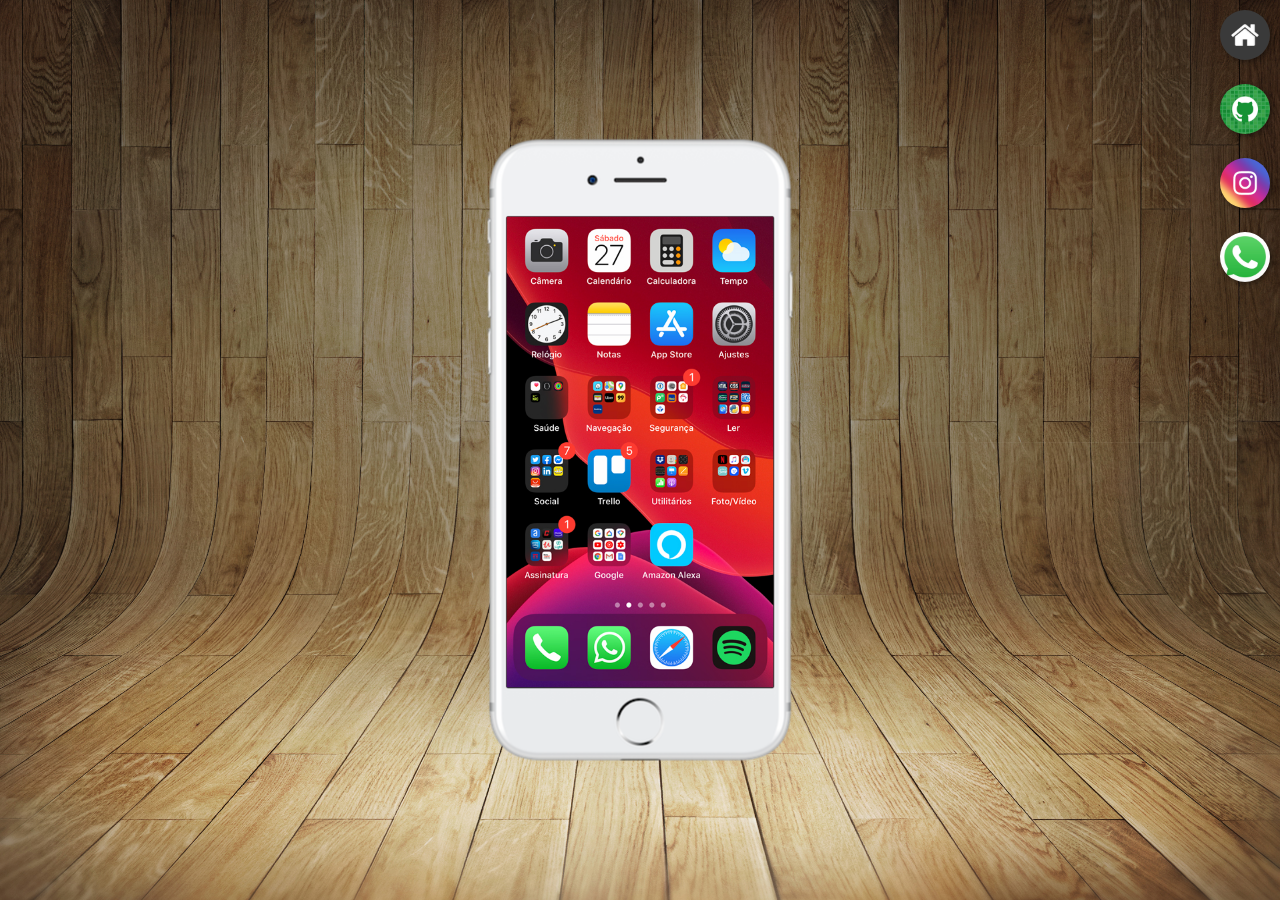
<file: index.html>
<!DOCTYPE html>
<html lang="pt-br">
<head>
    <meta charset="UTF-8">
    <meta http-equiv="X-UA-Compatible" content="IE=edge">
    <meta name="viewport" content="width=device-width, initial-scale=1.0">
    <link rel="shortcut icon" href="favicon.ico" type="image/x-icon">
    <link rel="stylesheet" href="estilos/style.css">
    <title>Projeto Rede Sociais</title>
</head>
<body>
    <main>
        <section id="telefone">
            <iframe src="home.html" name="tela" id="tela" frameborder="0">
                seu navegador não é compatível com isso.
            </iframe>

        </section>

        <section id="redes-sociais">
            <a href="home.html" target="tela"><img src="imagens/logo-home.jpg" alt=""></a><br>

            <a href="github.html" target="tela"><img src="imagens/logo-github.jpg" alt=""></a><br>

            <a href="instagram.html" target="tela"><img src="imagens/logo-instagram.jpg" alt=""></a><br>

            <a href="whatsapp.html" target="tela"><img src="imagens/whatsapp-logo.jpg" alt=""></a>         
            

        </section>
    </main>
    
</body>
</html>
</file>
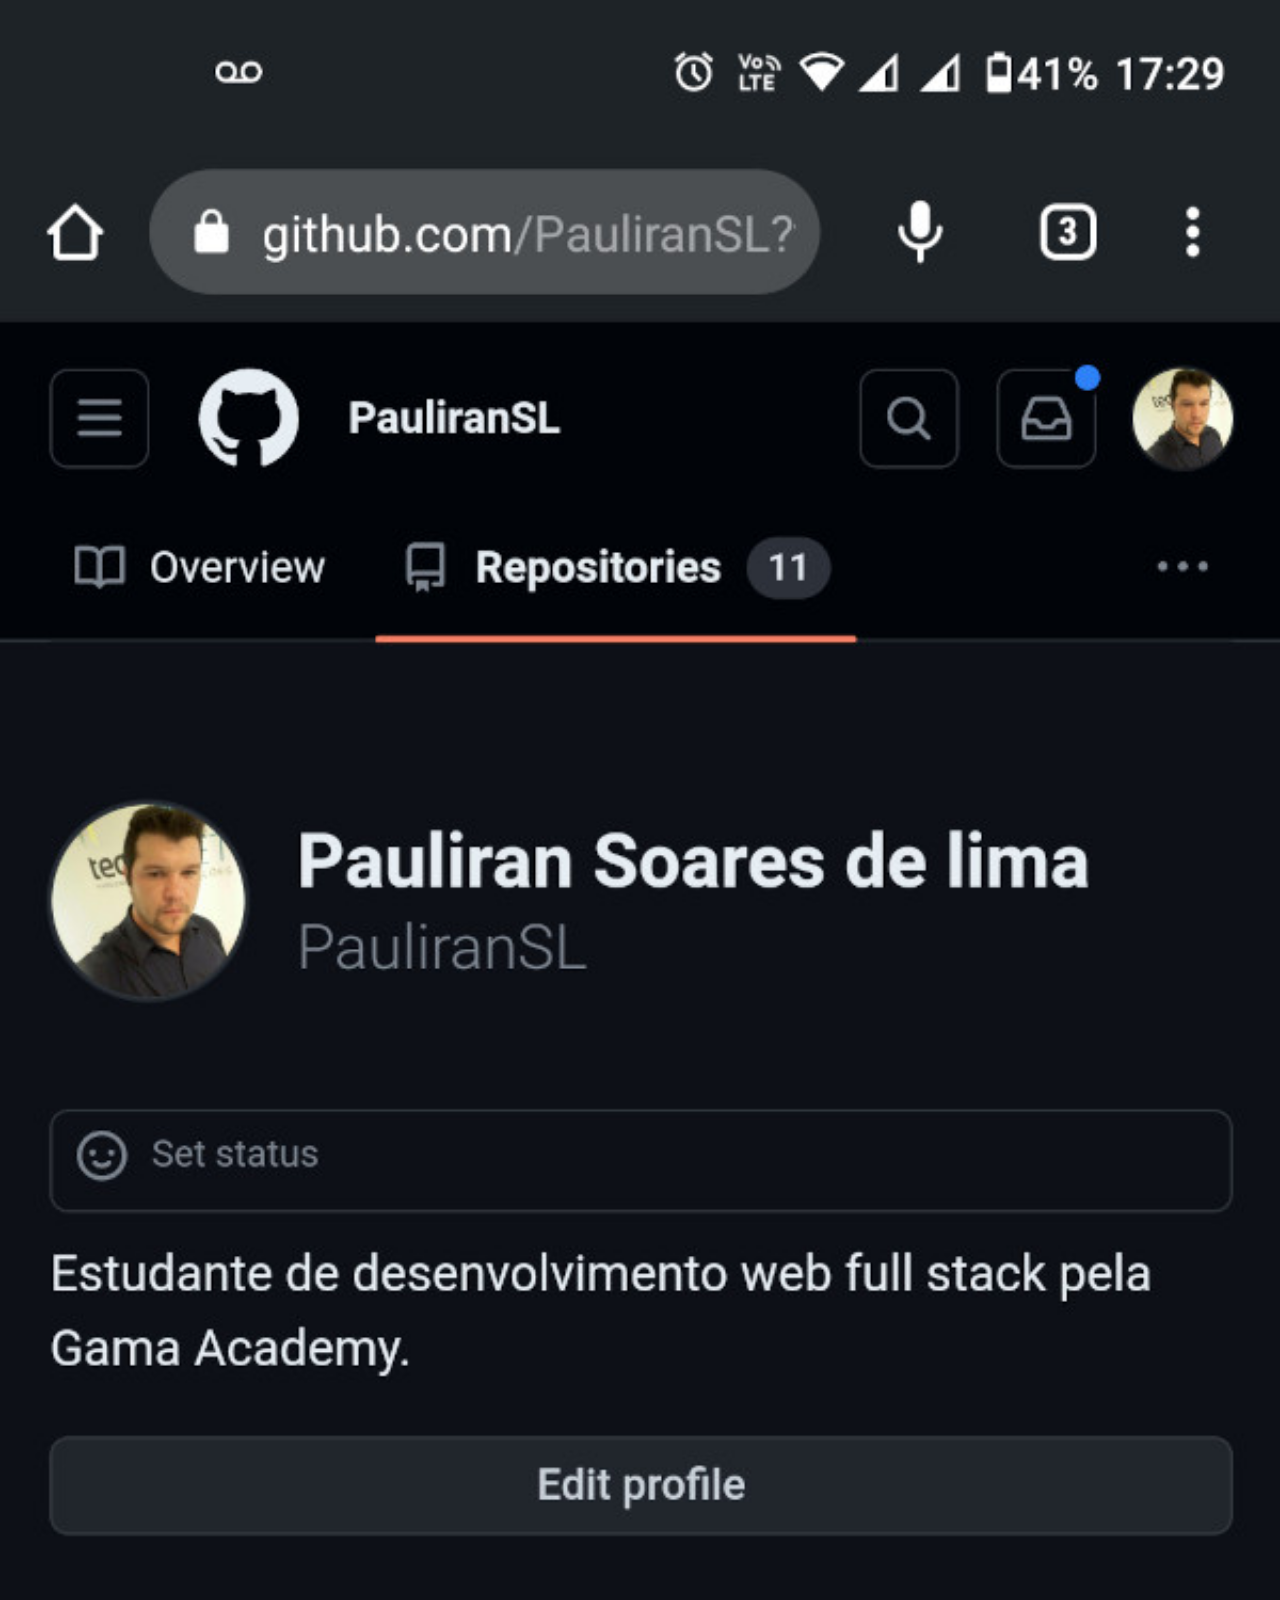
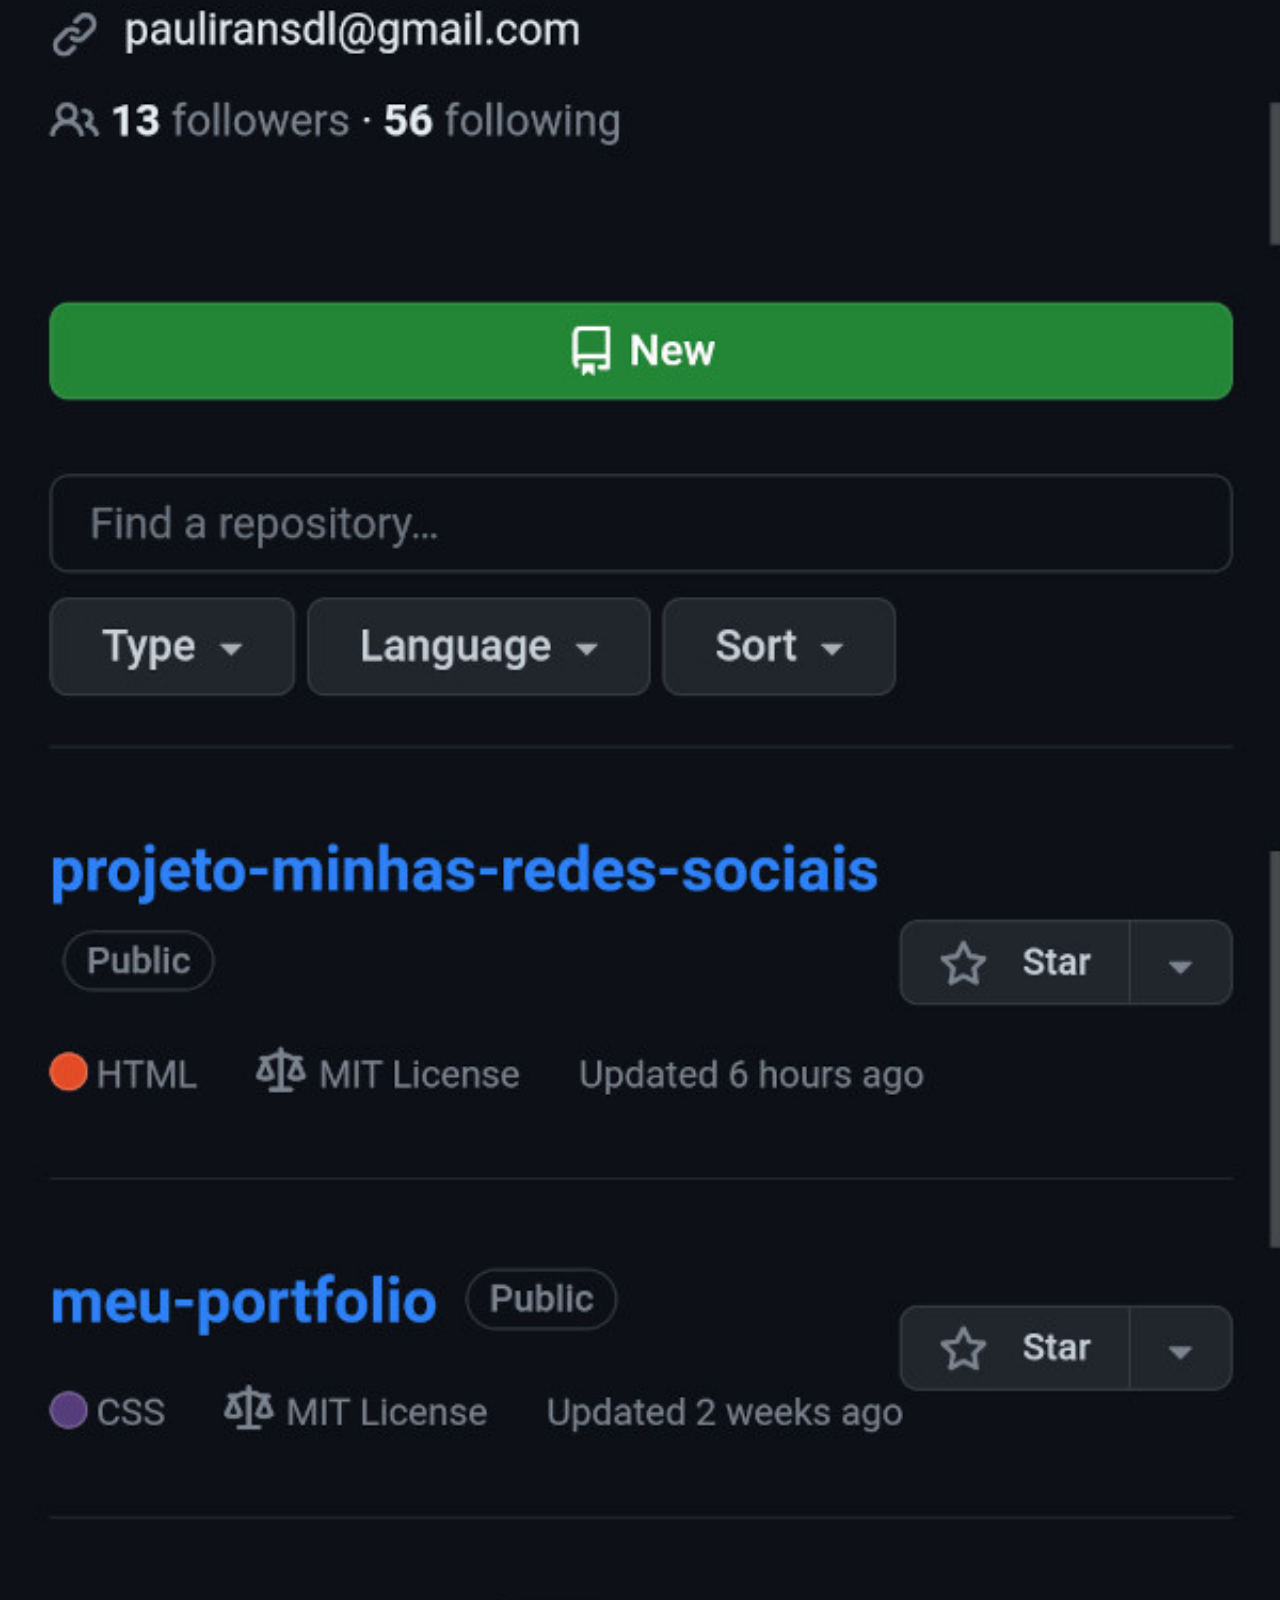
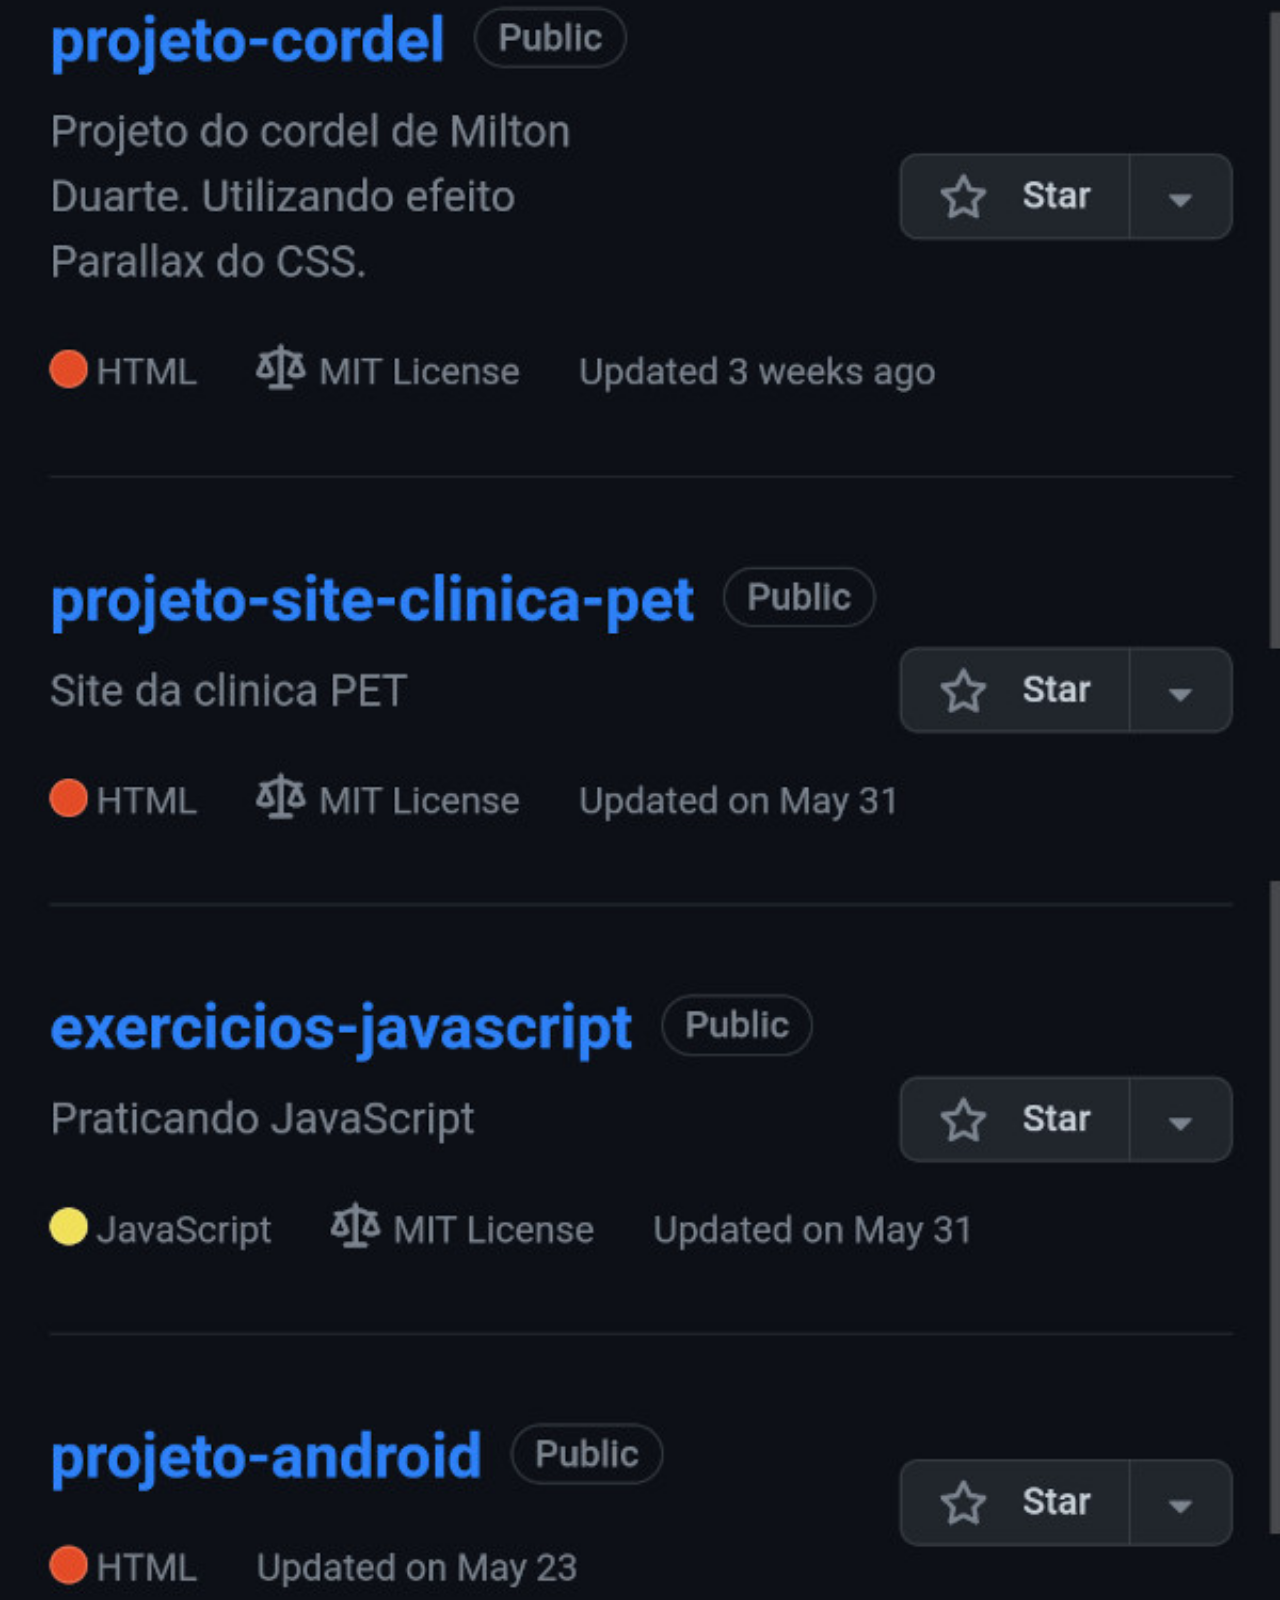
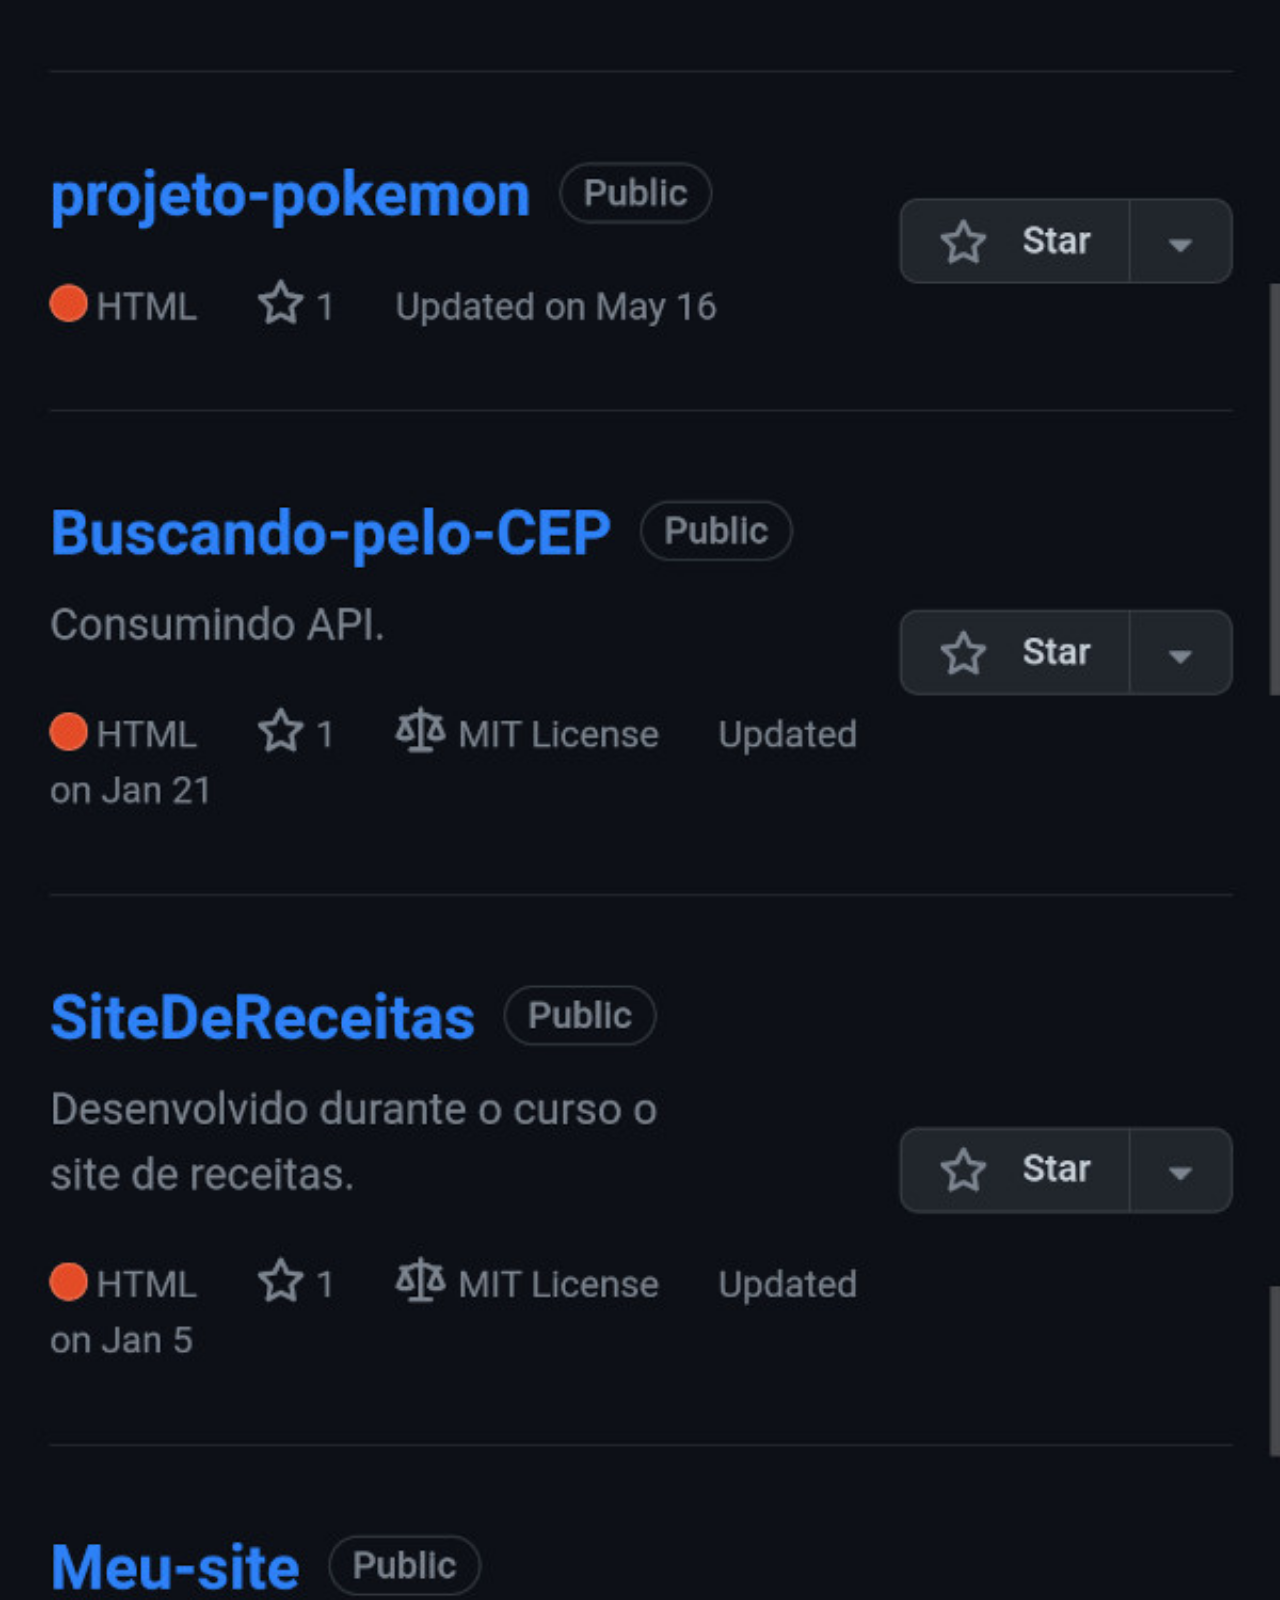
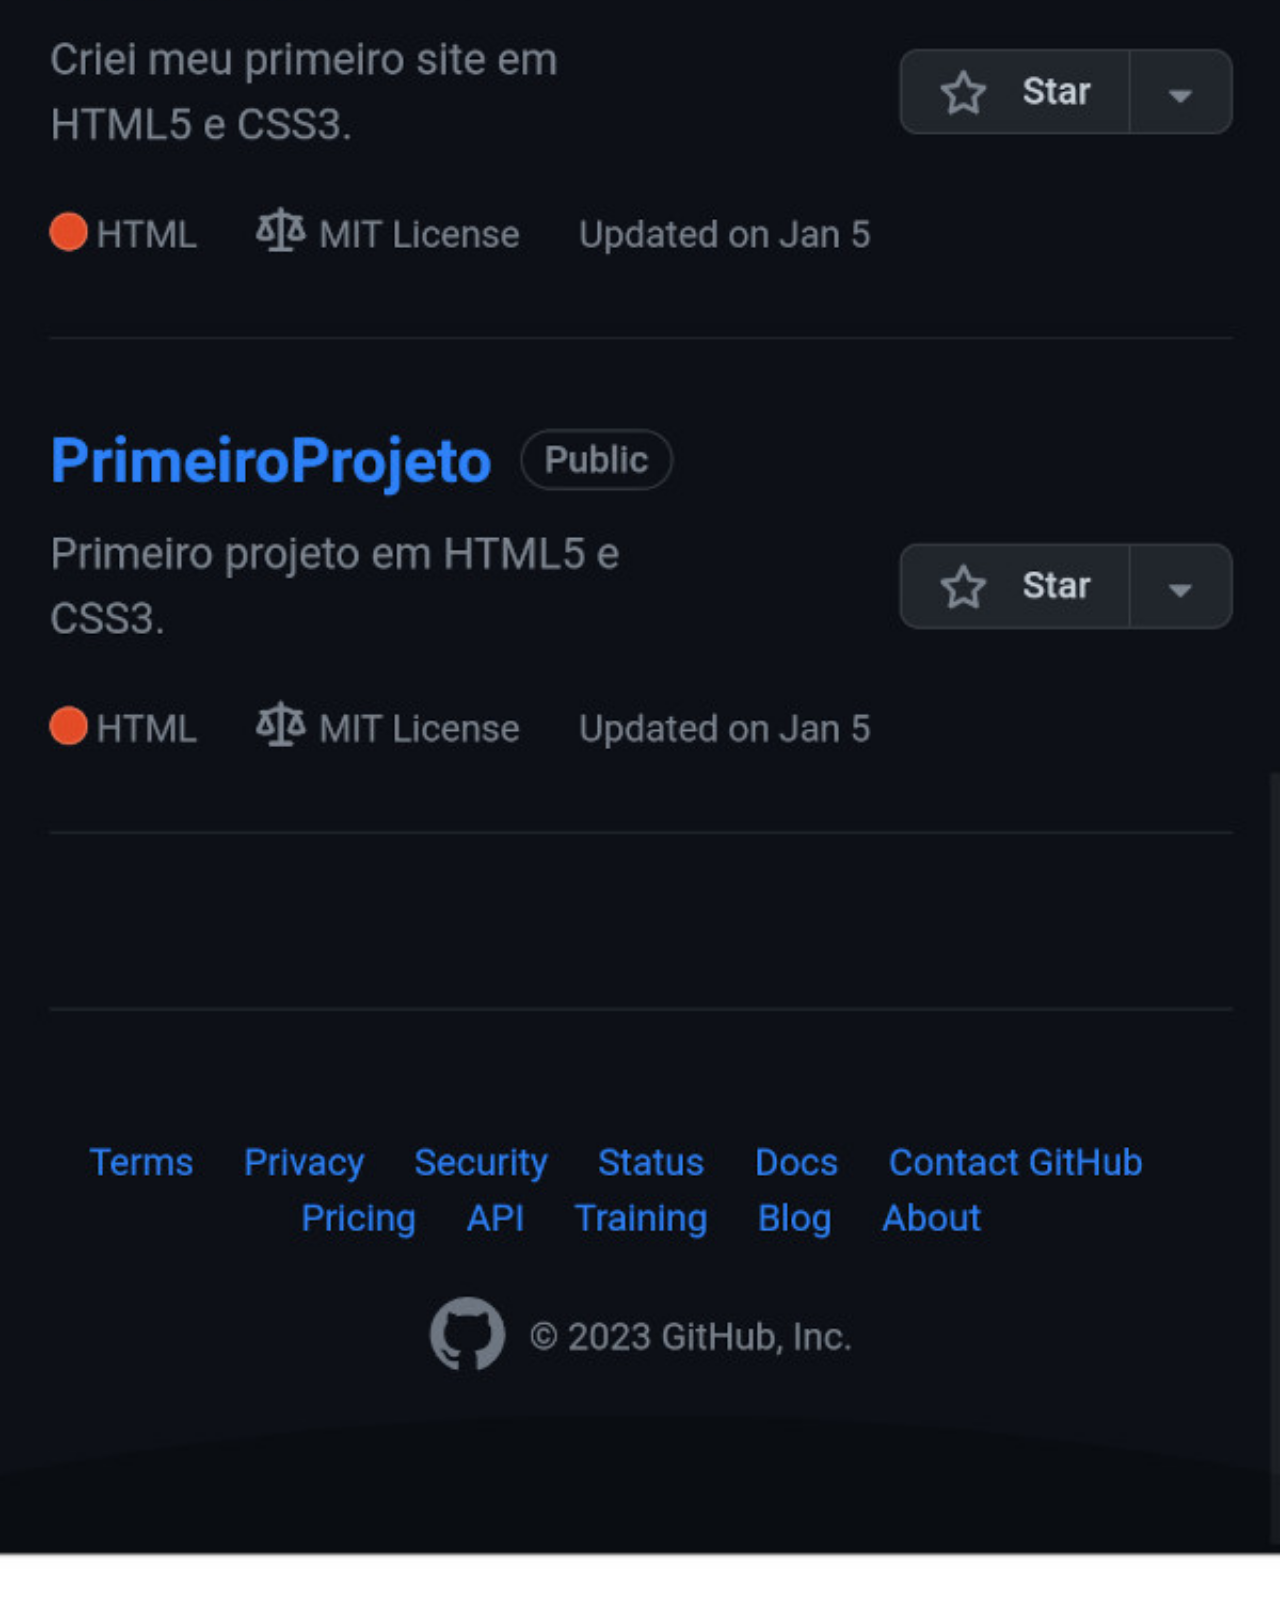
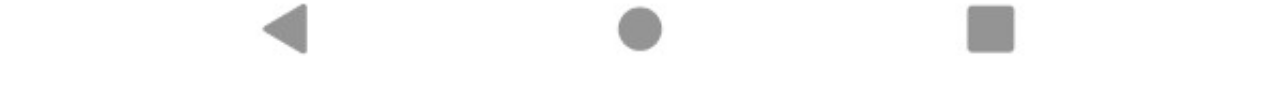
<file: github.html>
<!DOCTYPE html>
<html lang="pt-br">
<head>
    <meta charset="UTF-8">
    <meta http-equiv="X-UA-Compatible" content="IE=edge">
    <meta name="viewport" content="width=device-width, initial-scale=1.0">
    <title>GitHub</title>
    <link rel="stylesheet" href="estilos/social.css">
</head>
<body>
    <img src="imagens/tela-github.jpg" alt="">
    
</body>
</html>
</file>
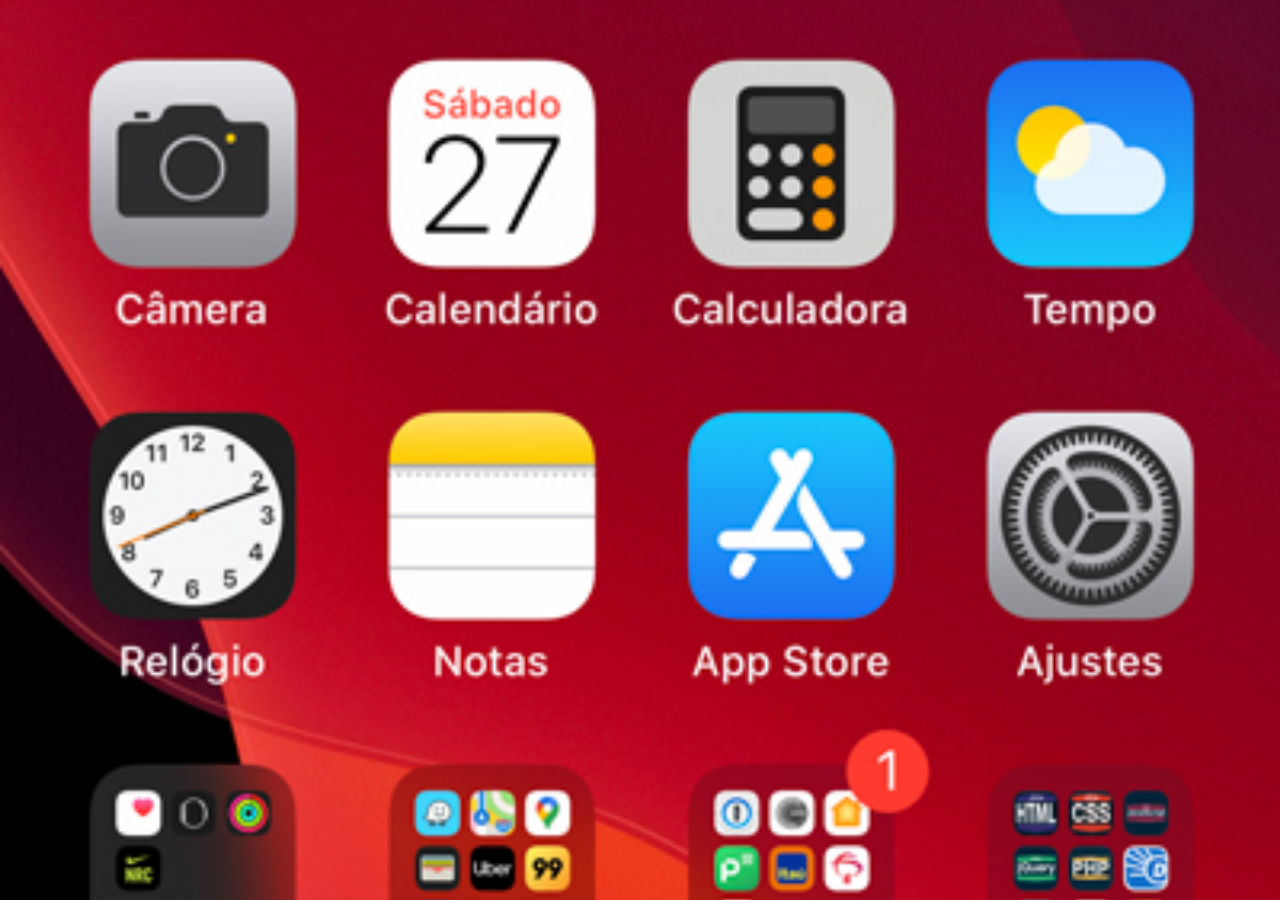
<file: home.html>
<!DOCTYPE html>
<html lang="pt-br">
<head>
    <meta charset="UTF-8">
    <meta http-equiv="X-UA-Compatible" content="IE=edge">
    <meta name="viewport" content="width=device-width, initial-scale=1.0">
    <title>Home</title>
</head>
<style>
    *{
        margin: 0px;
        padding: 0px;
    }

    body {
        width: 100vw;
        height: 100vh;
        background: black url('imagens/tela-home.jpg')  no-repeat top center;
        background-size: cover;
    }
</style>
<body>
    
</body>
</html>
</file>
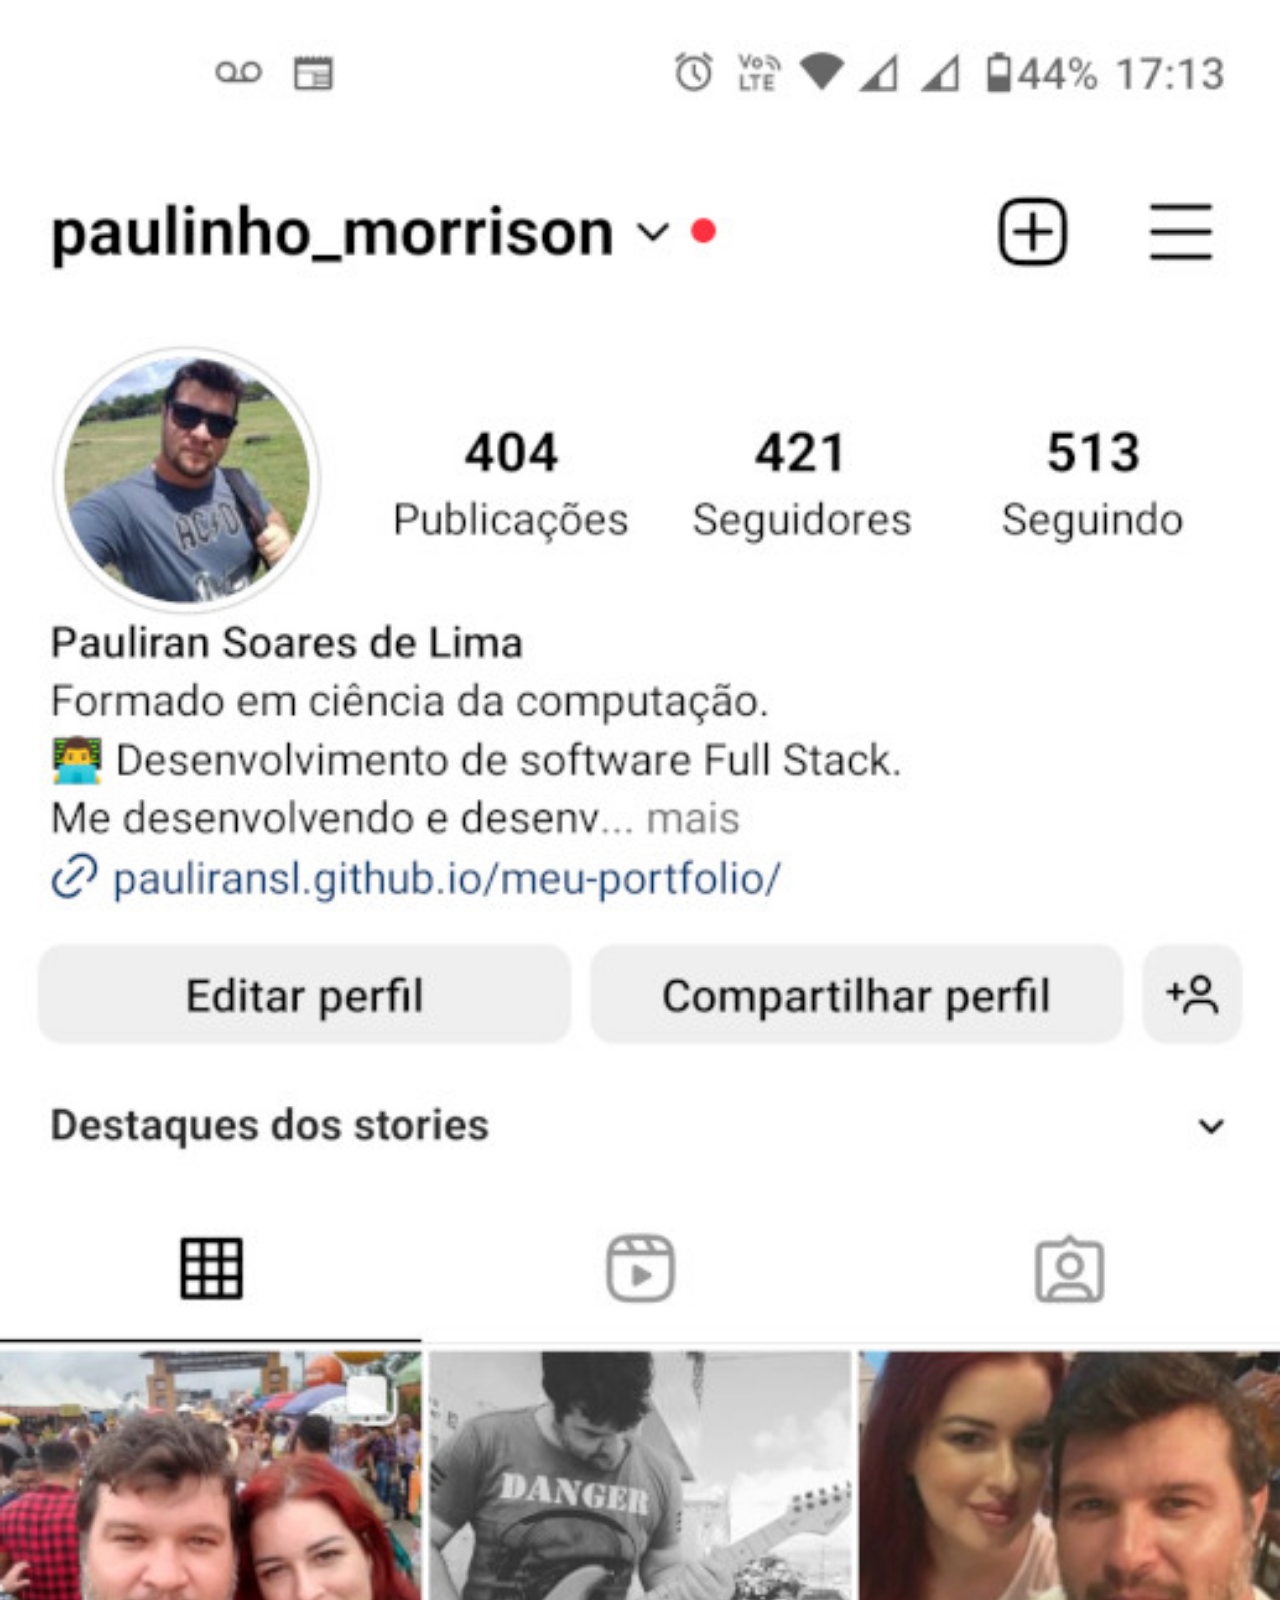
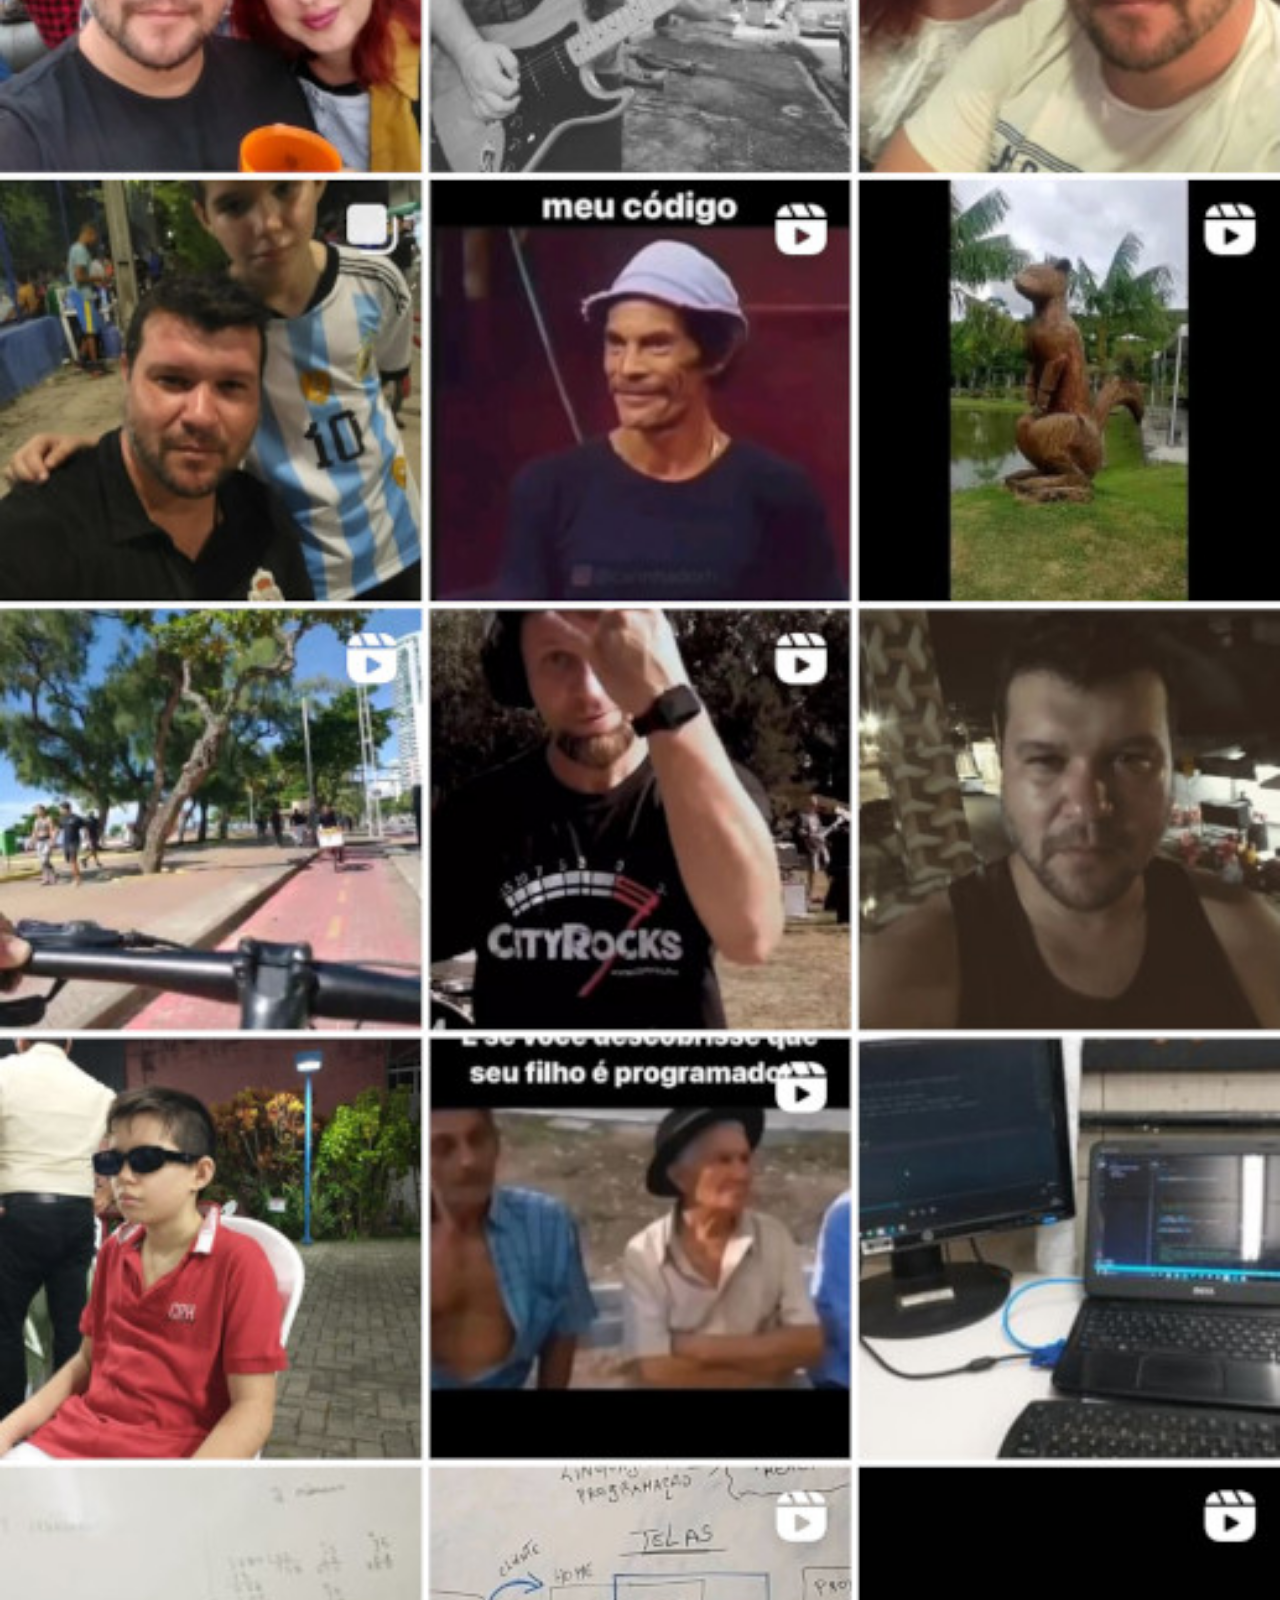
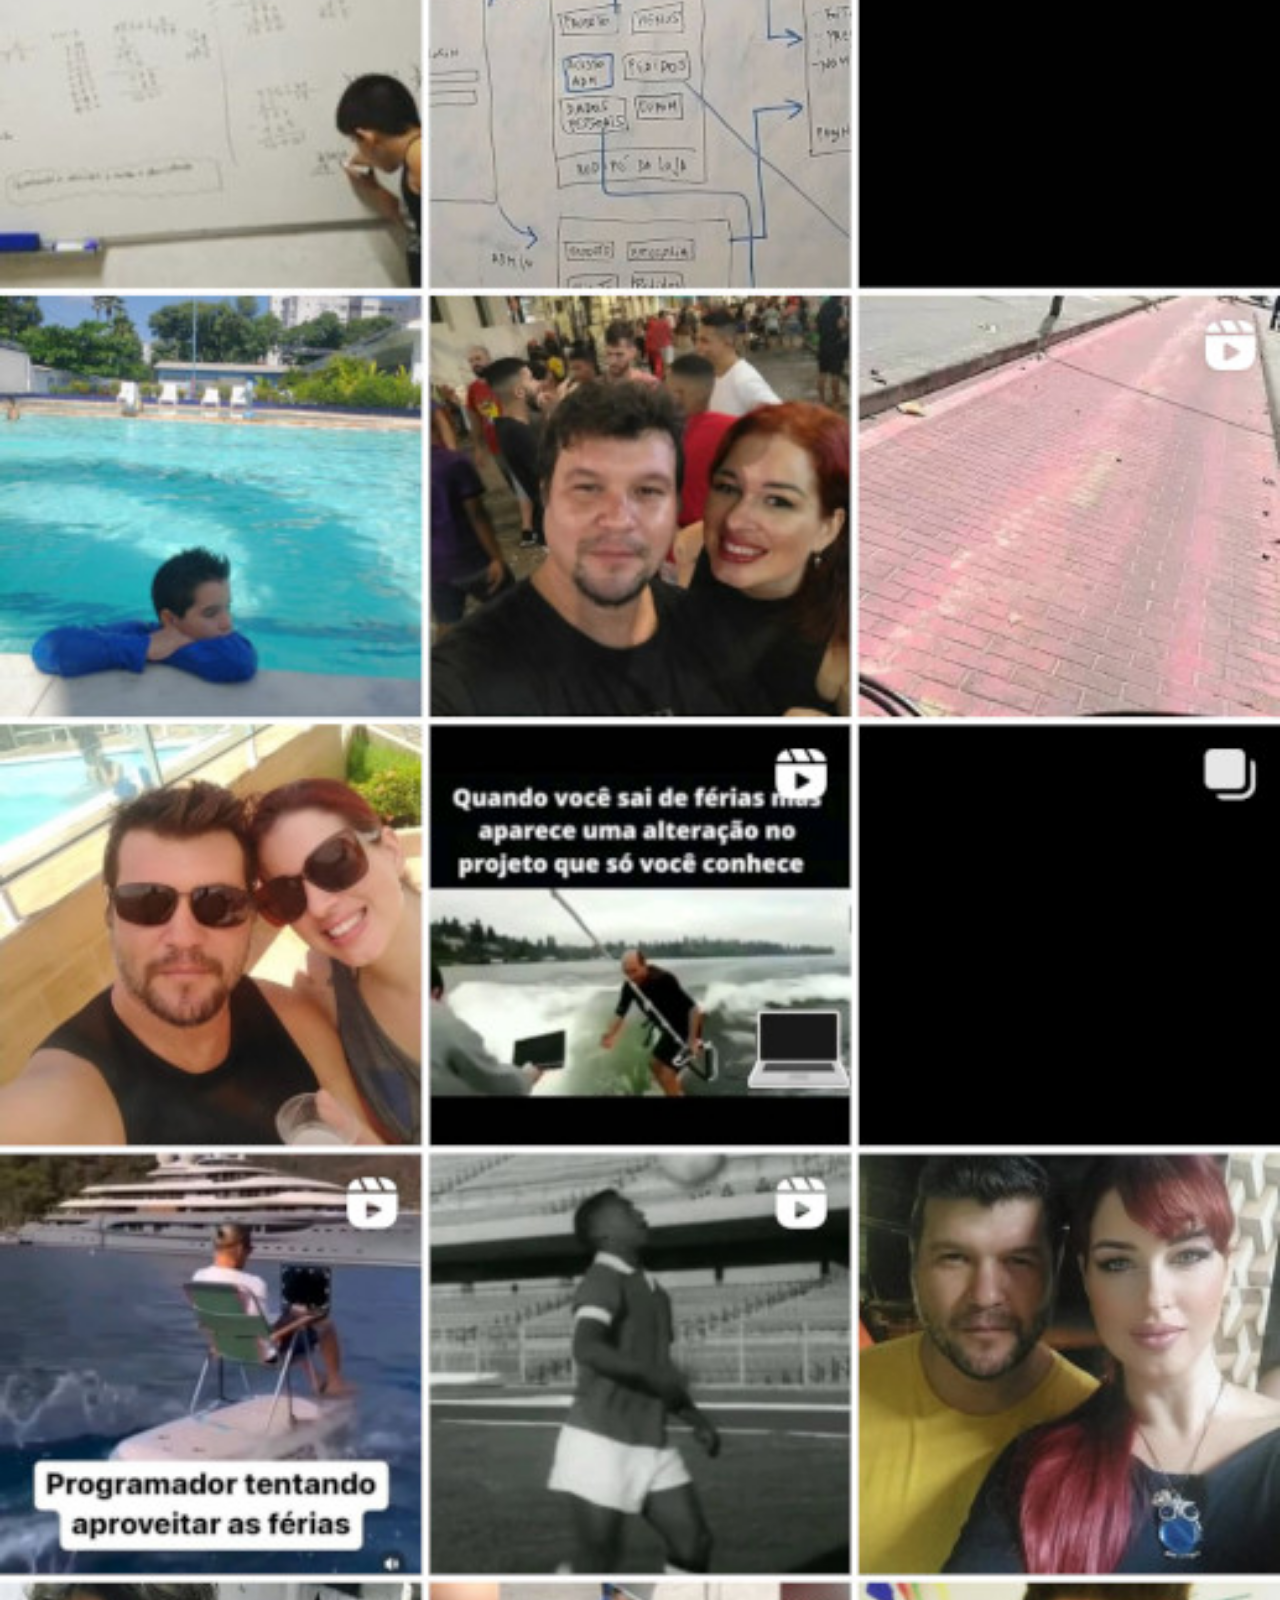
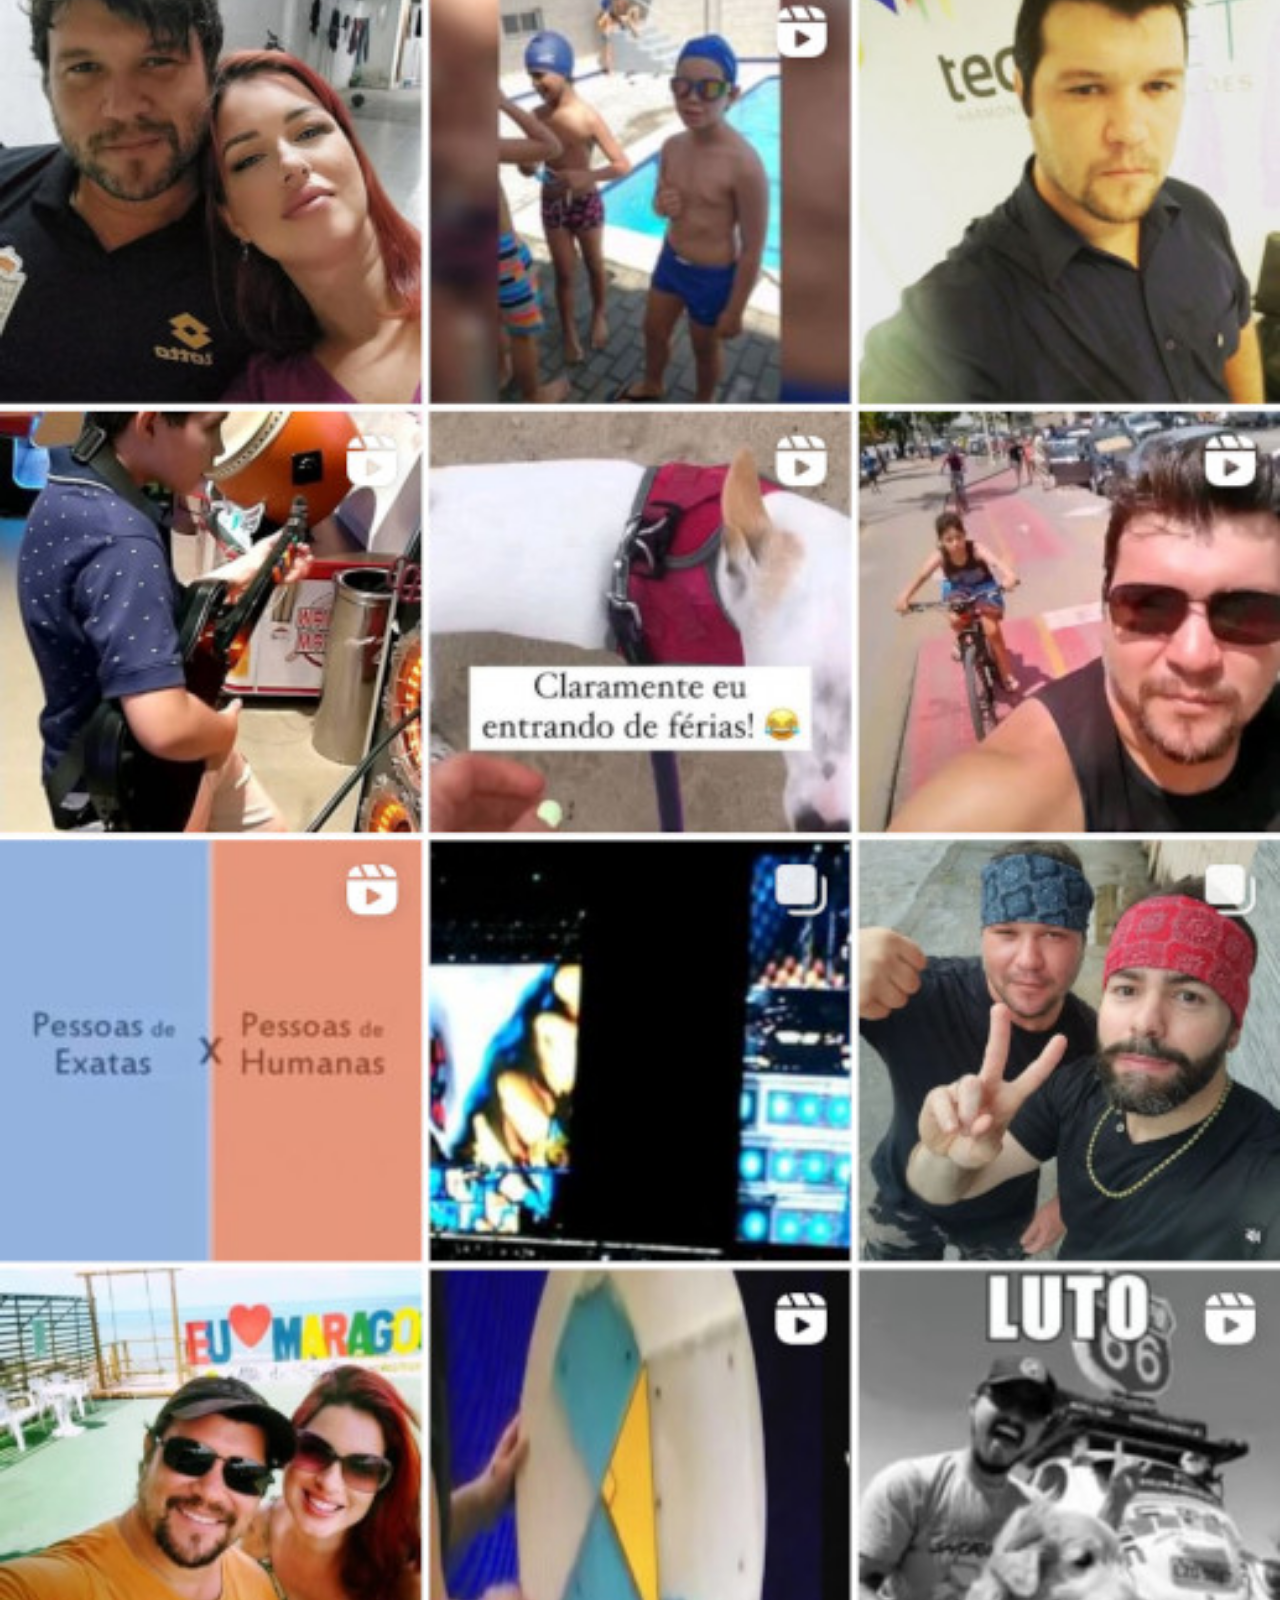
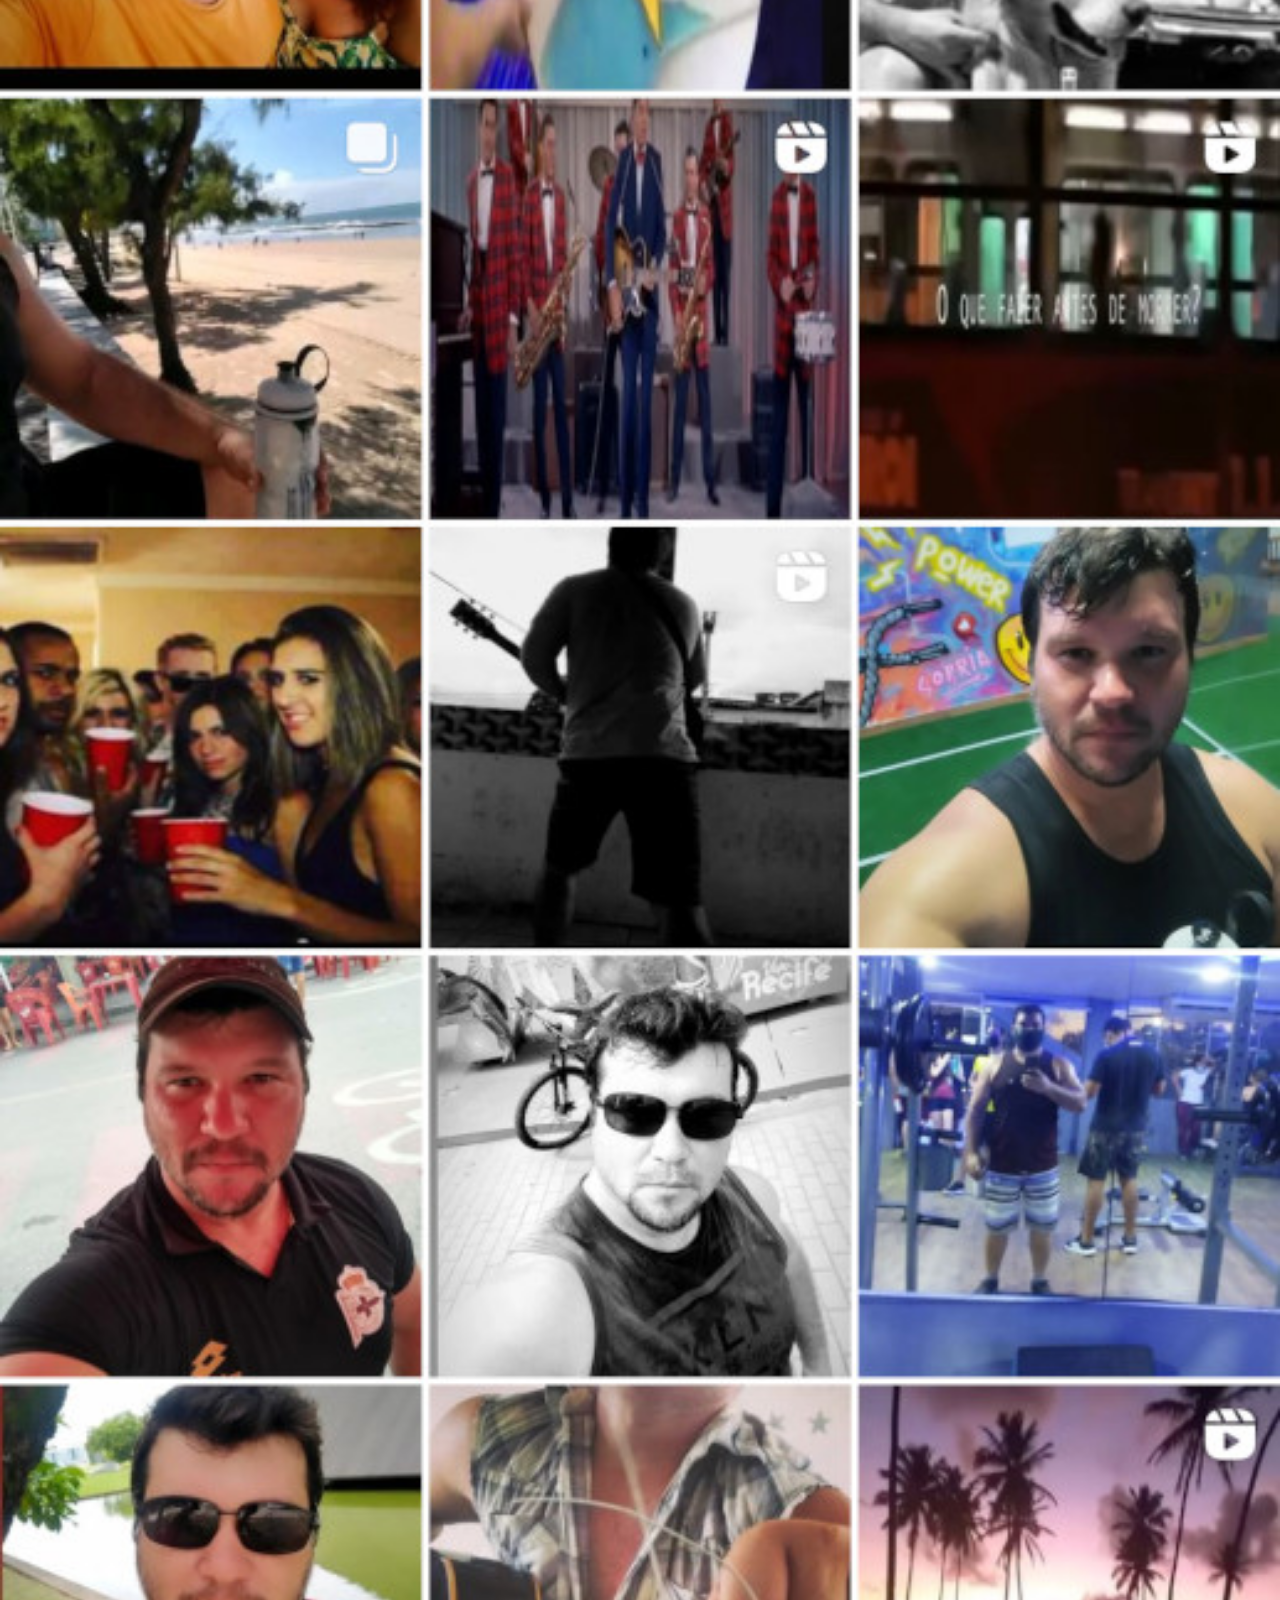
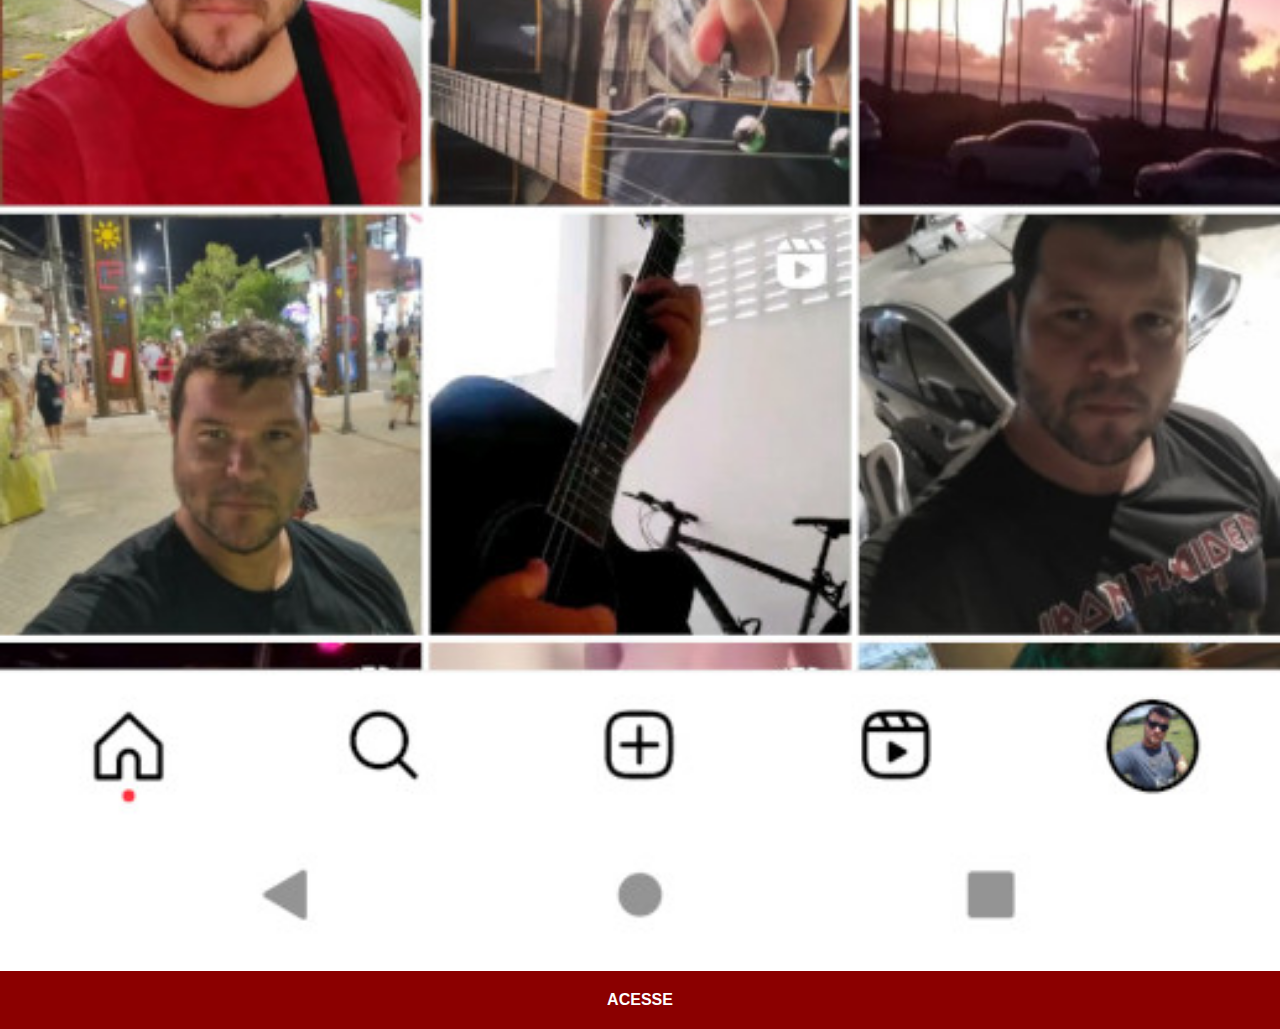
<file: instagram.html>
<!DOCTYPE html>
<html lang="pt-br">
<head>
    <meta charset="UTF-8">
    <meta http-equiv="X-UA-Compatible" content="IE=edge">
    <meta name="viewport" content="width=device-width, initial-scale=1.0">
    <title>Instagram</title>
    <link rel="stylesheet" href="estilos/social.css">
</head>
<body>
    <img src="imagens/tela-instagram.jpg" alt="Instagram">
    <a href="https://www.instagram.com/paulinho_morrison/" target="_blank">ACESSE</a>
    
</body>
</html>
</file>
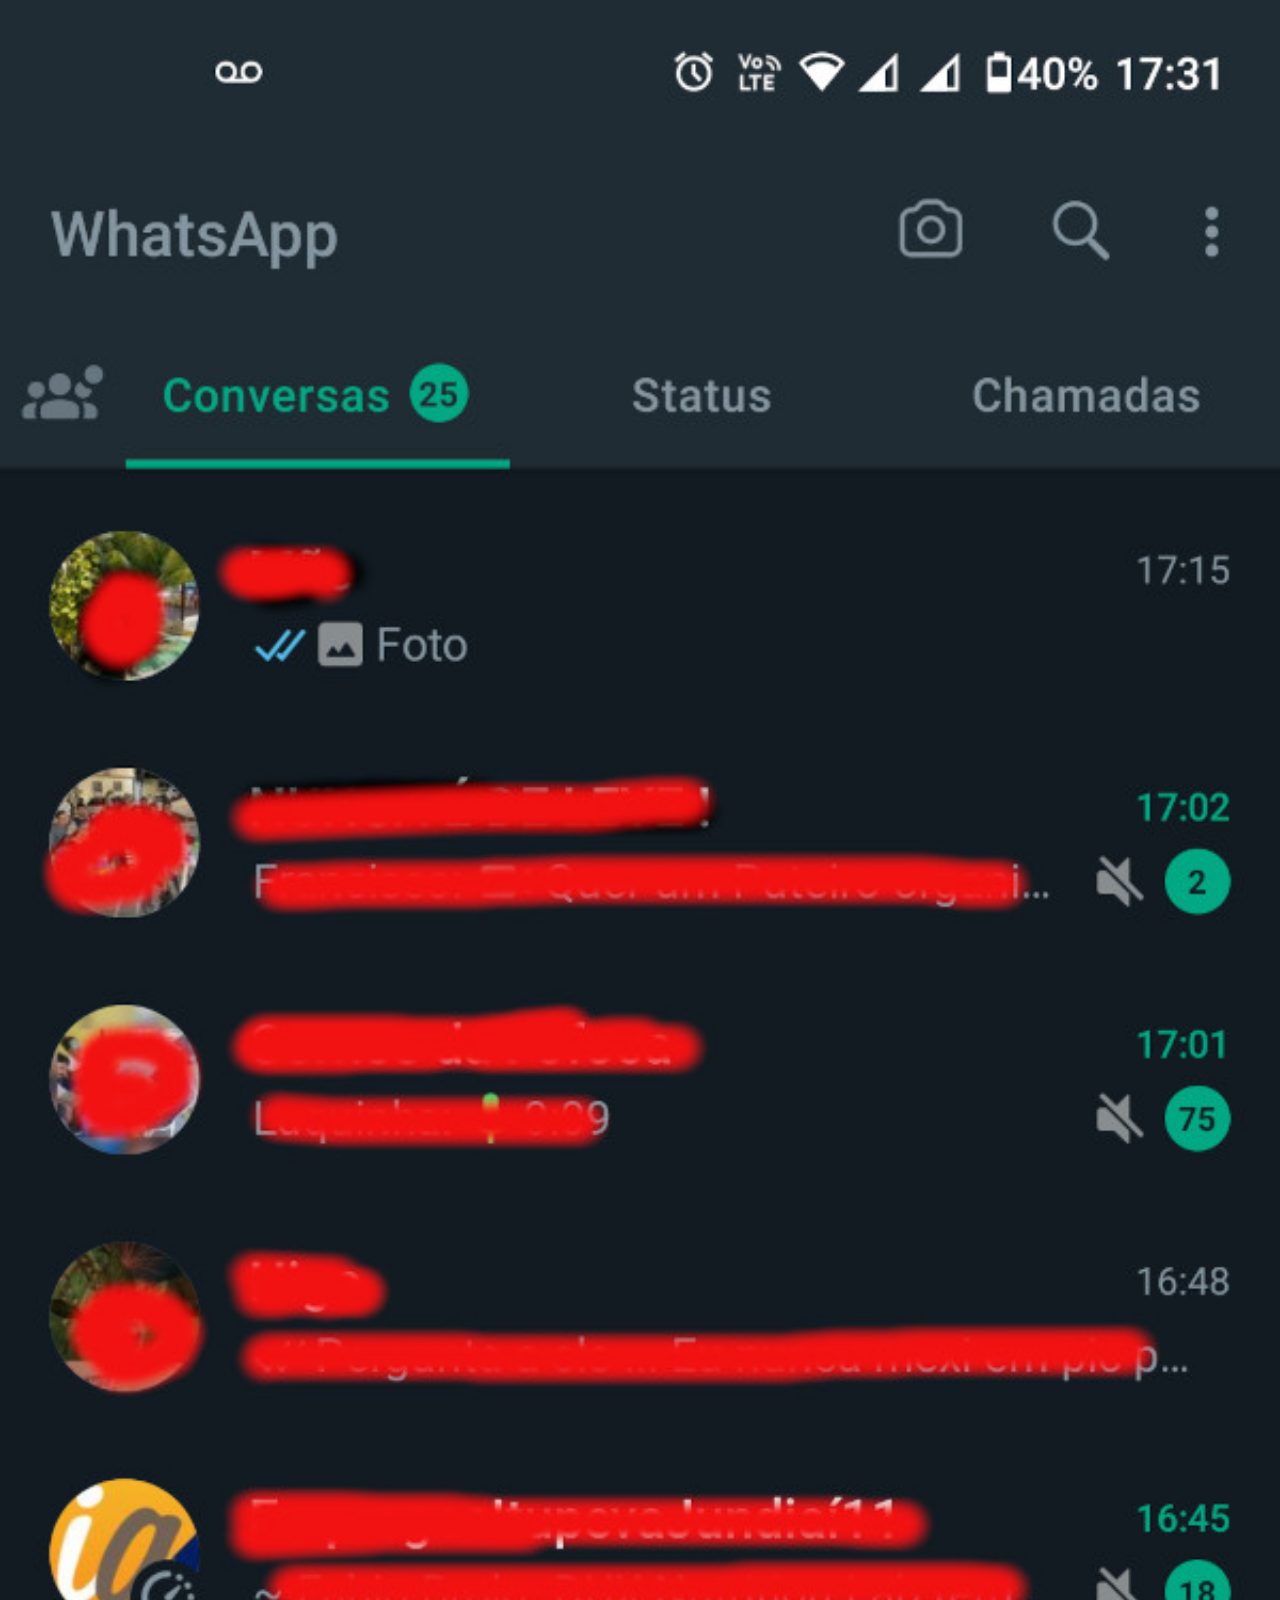
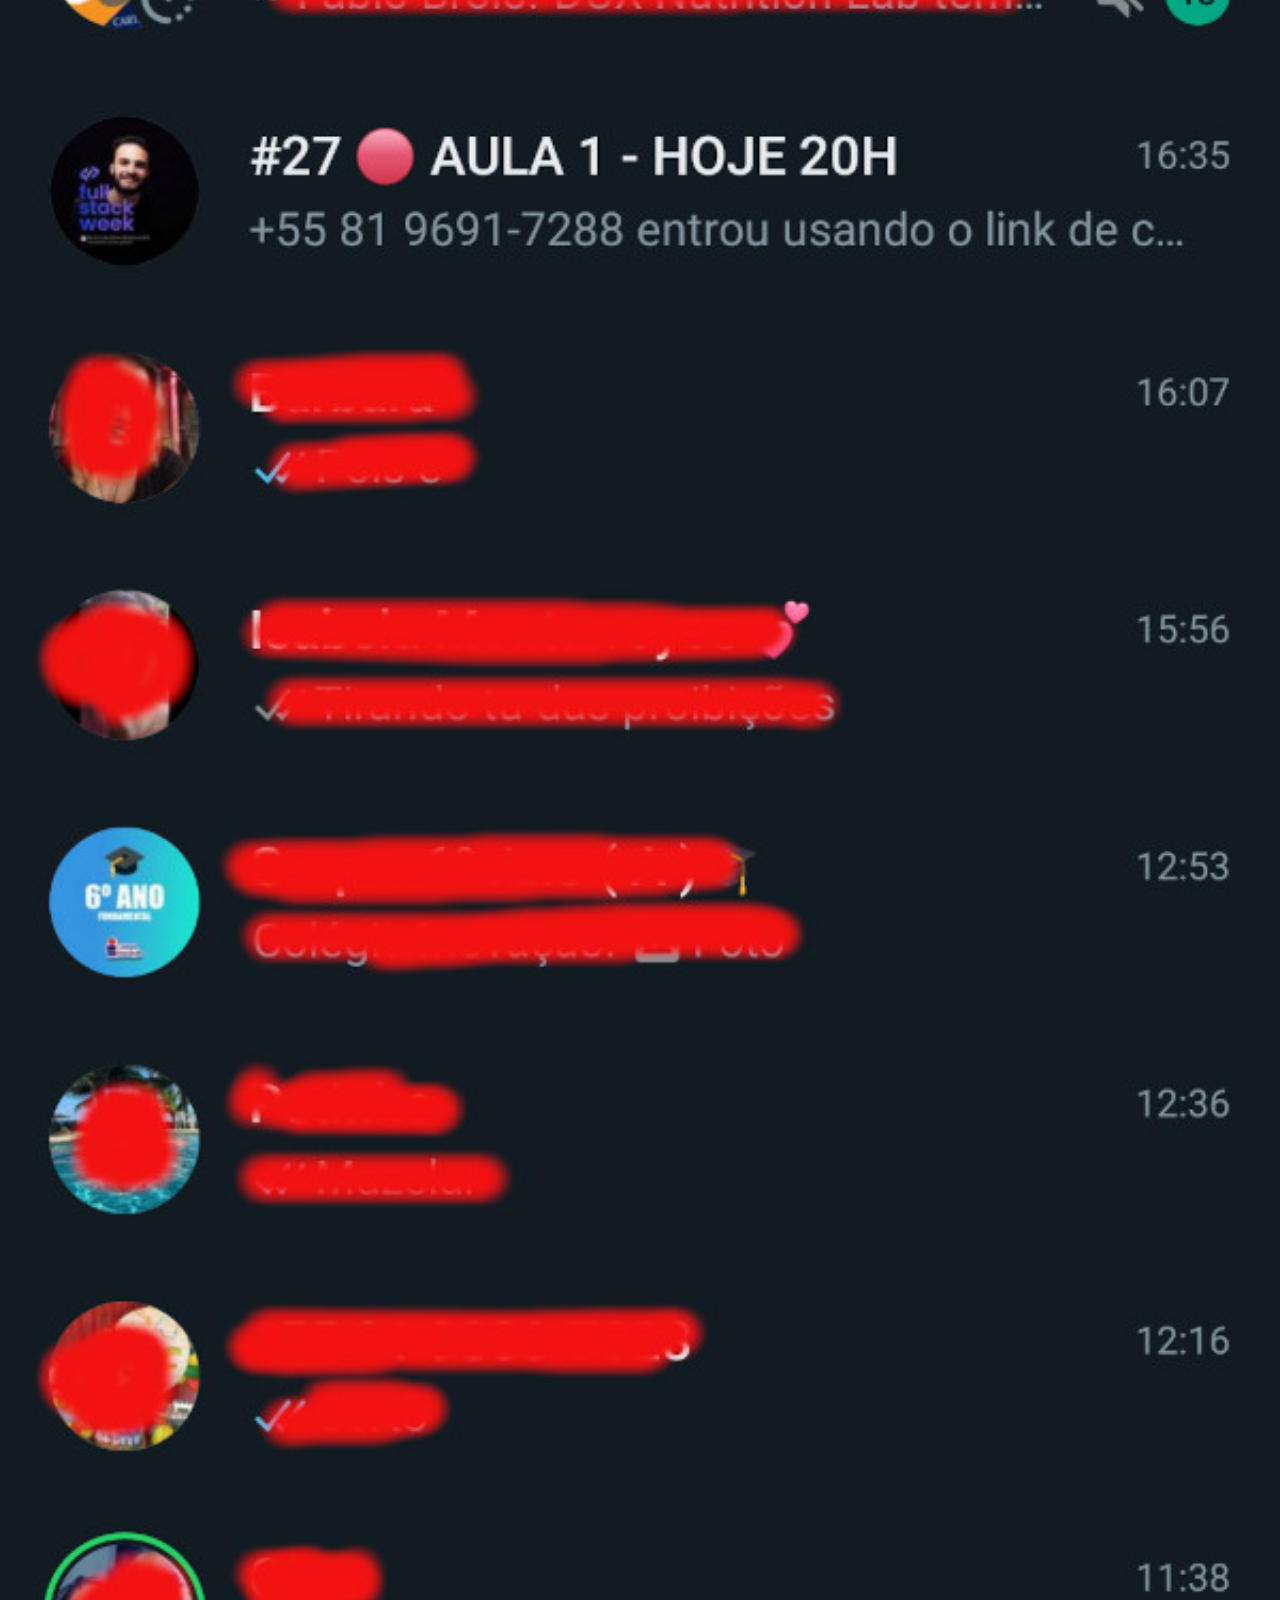
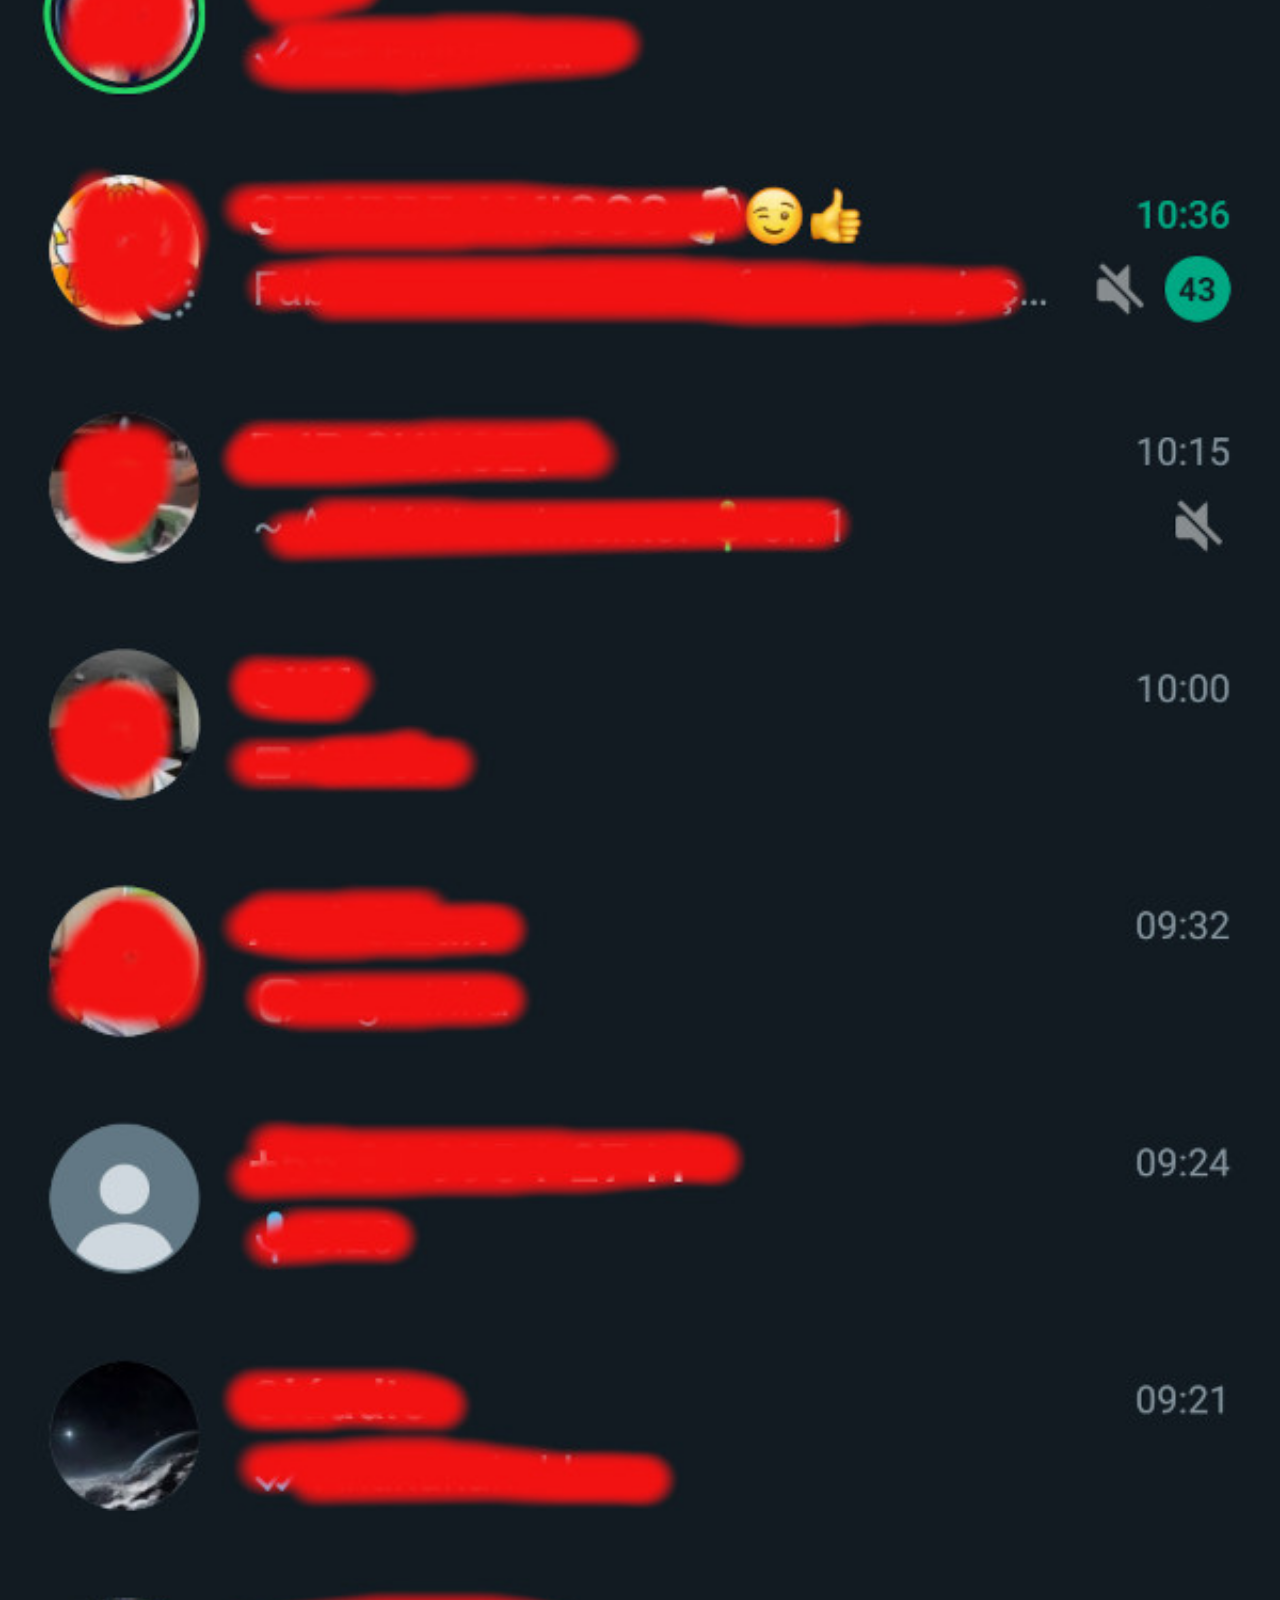
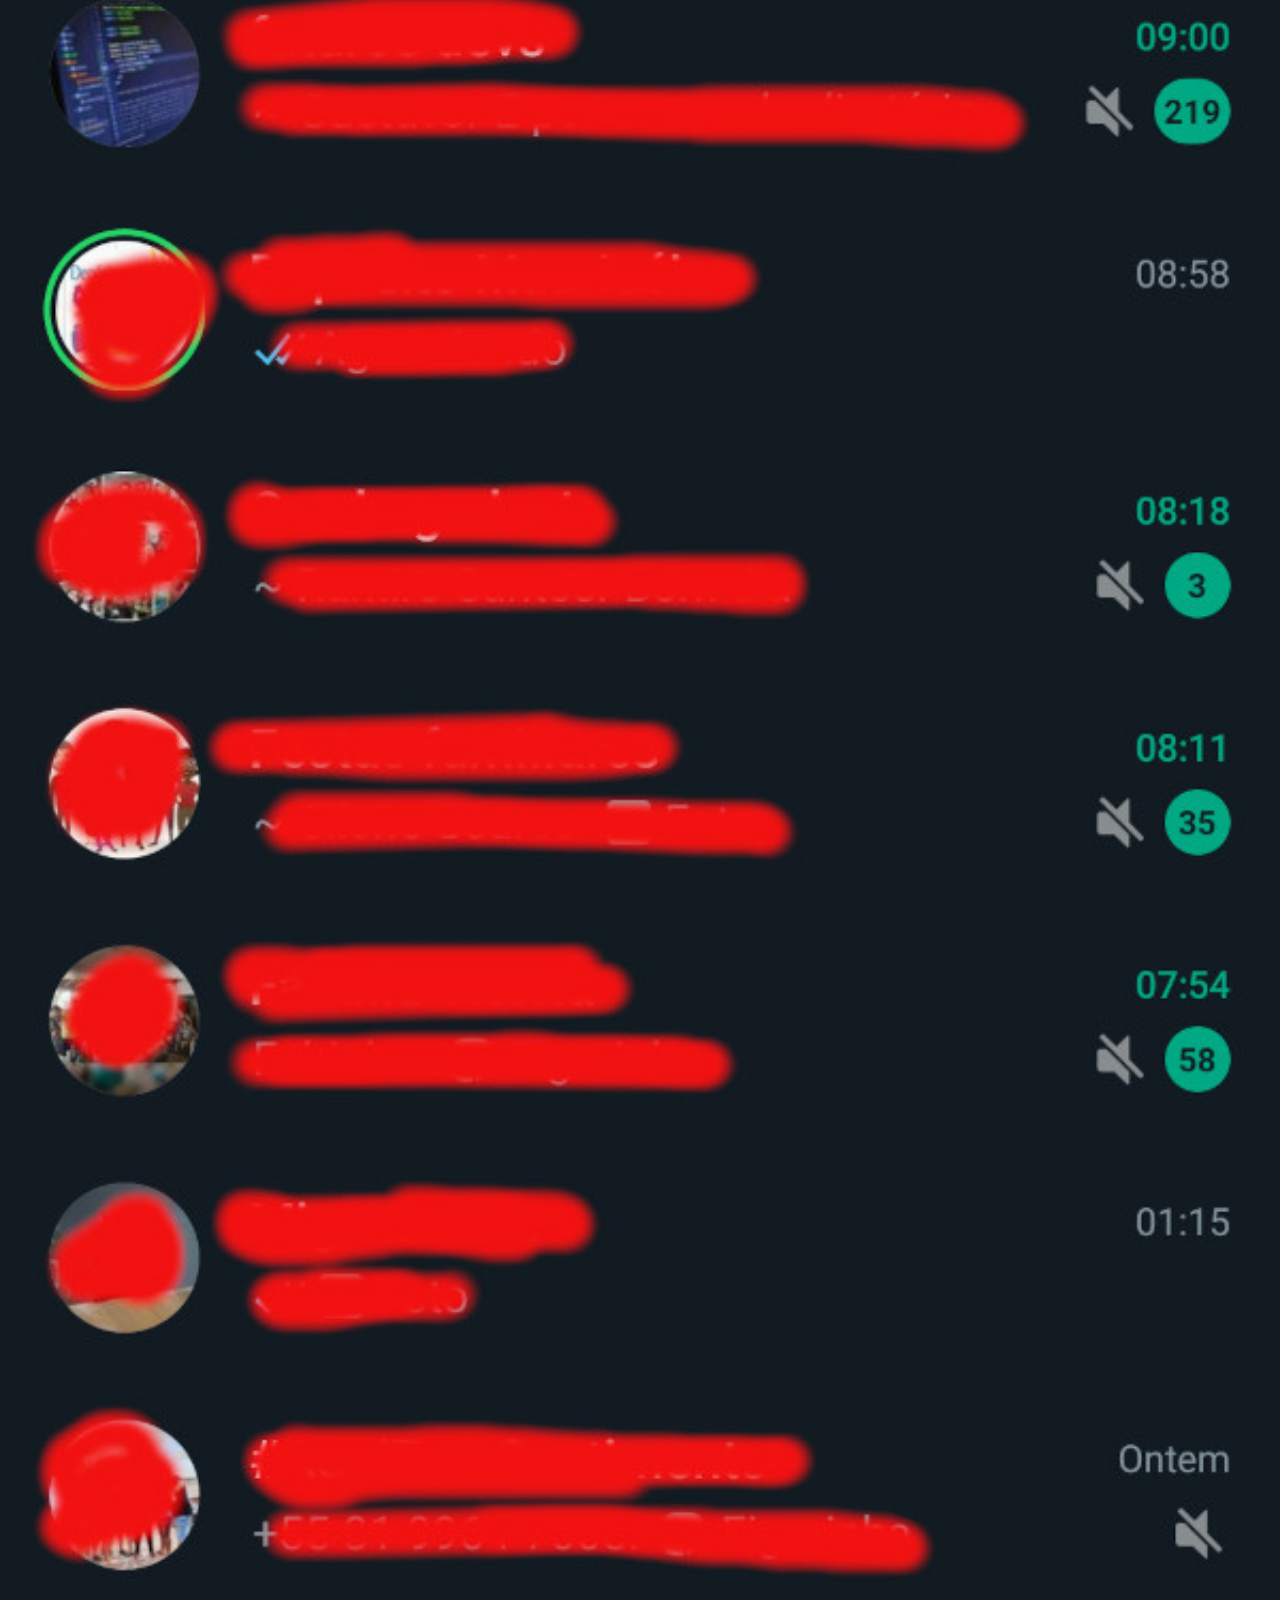
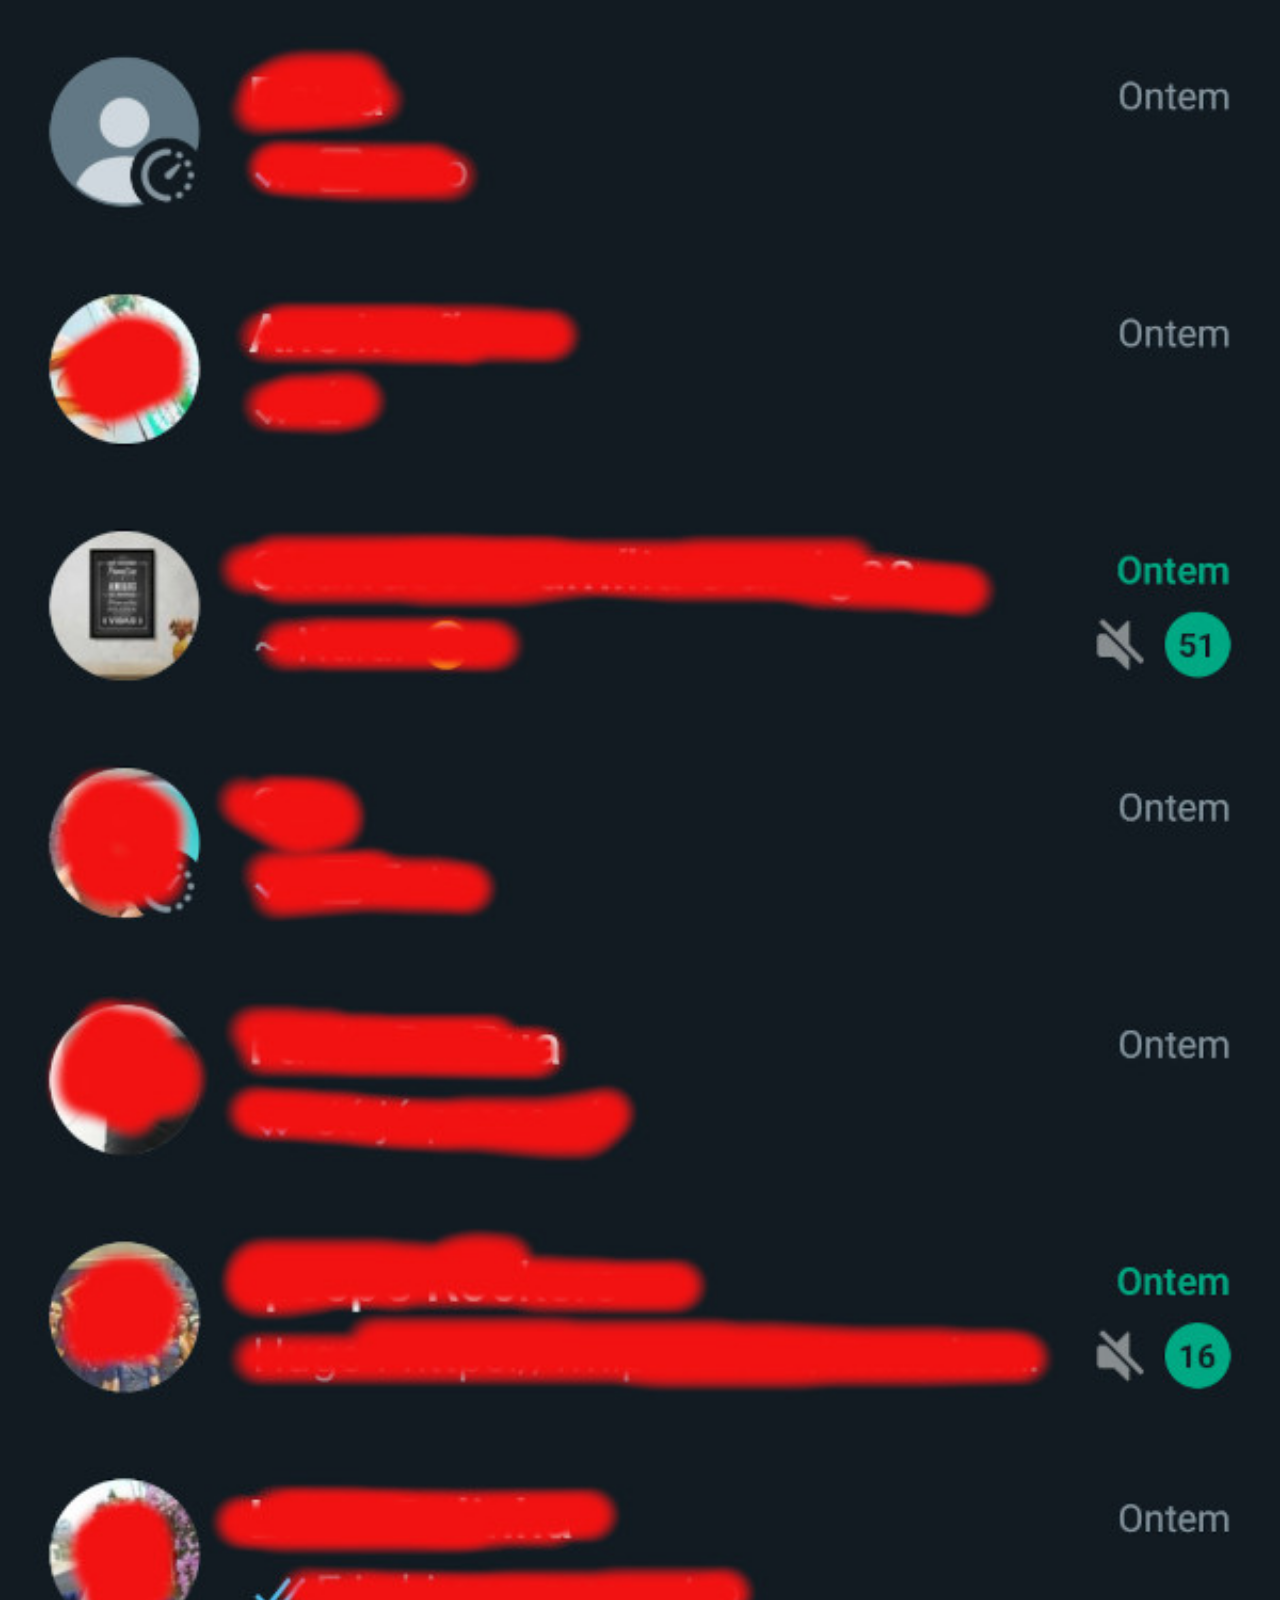
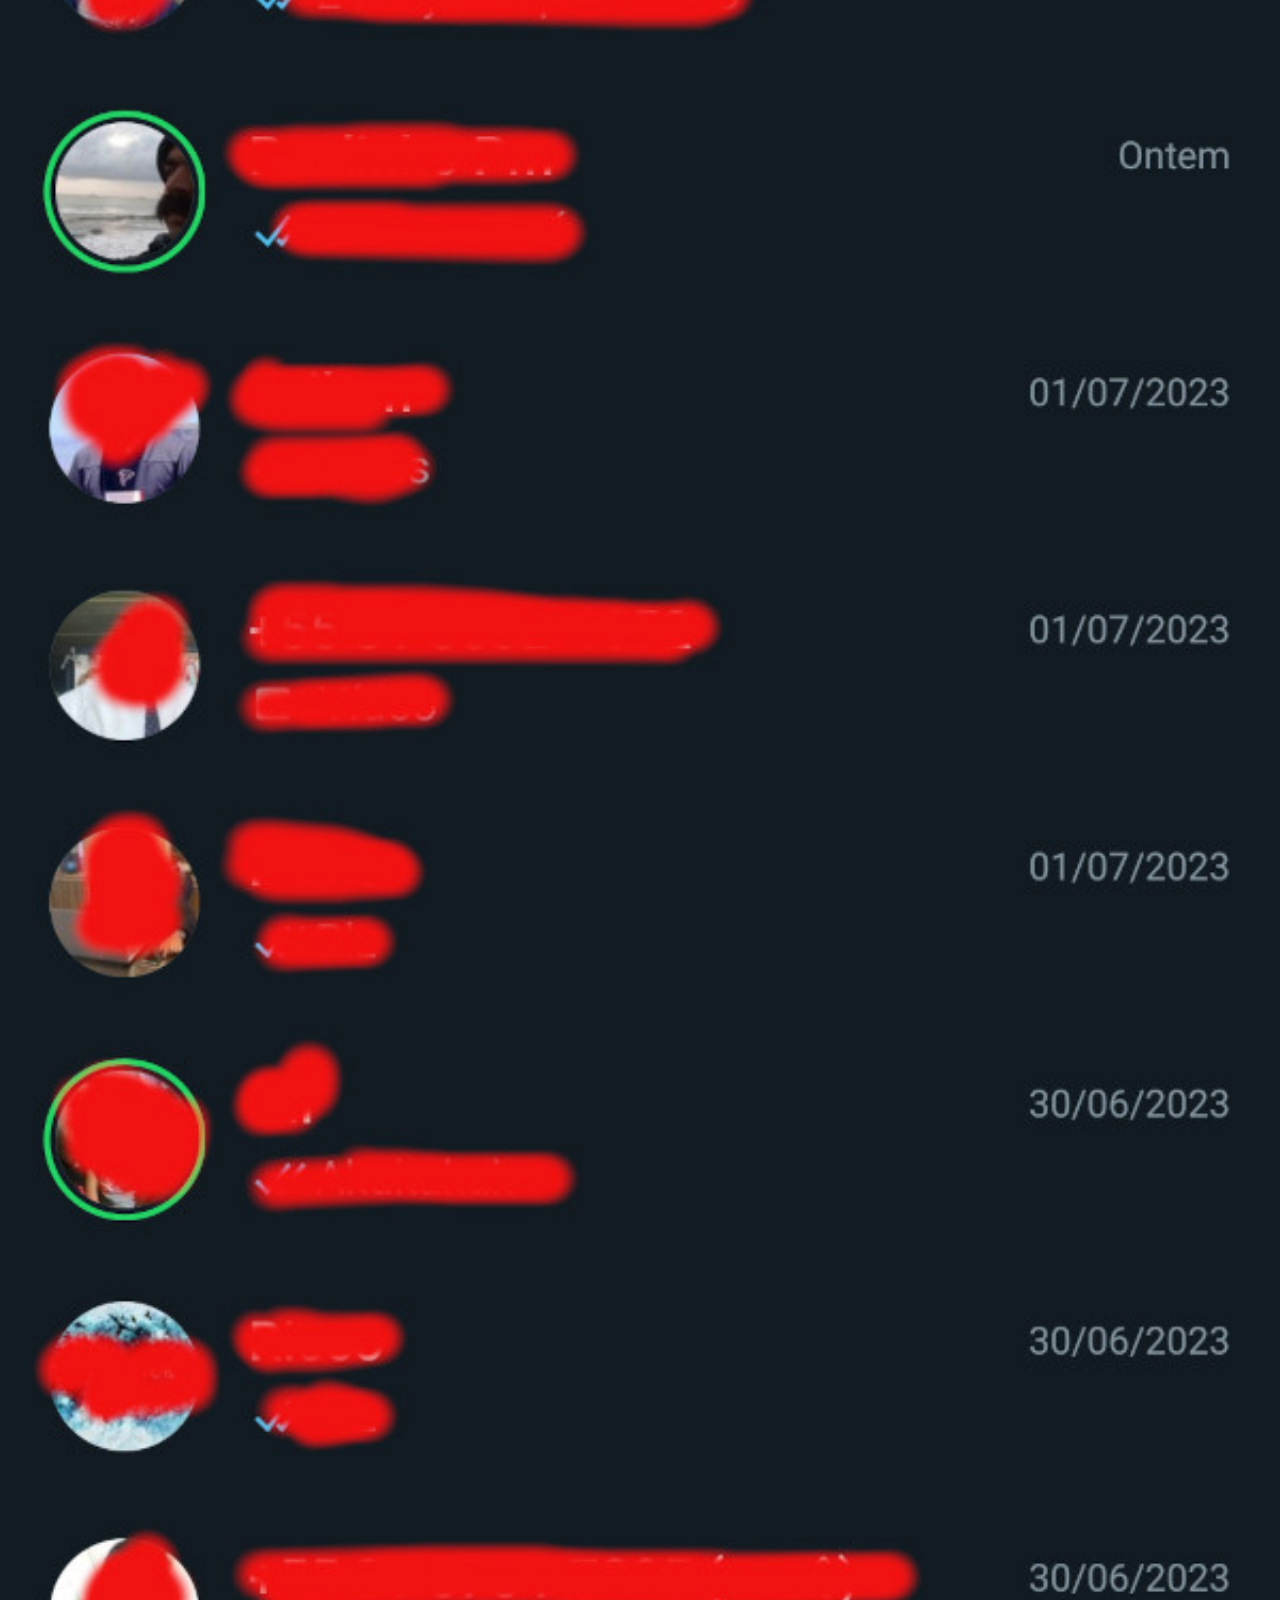
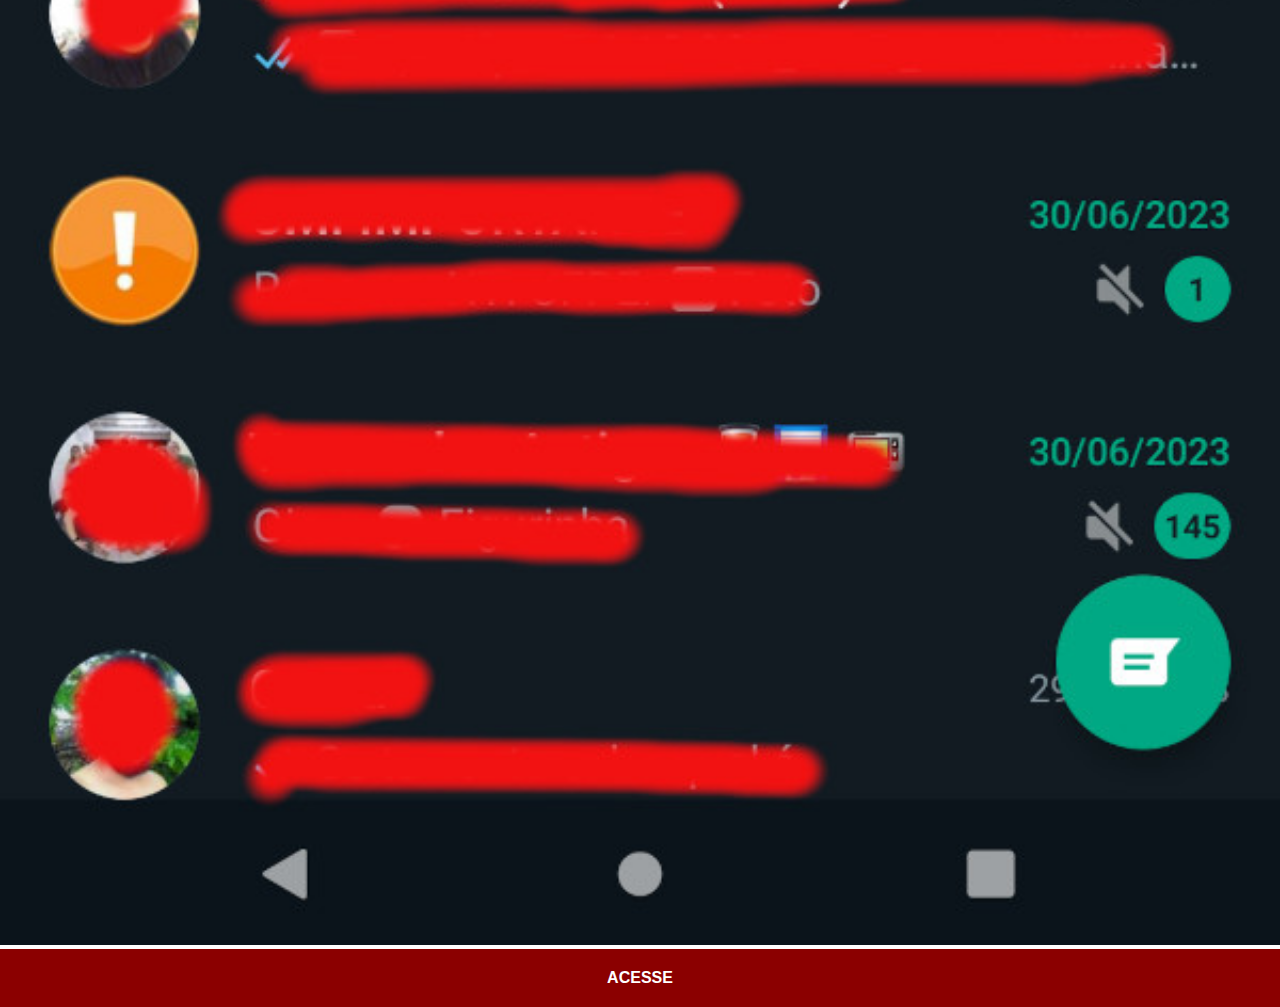
<file: whatsapp.html>
<!DOCTYPE html>
<html lang="pt-br">
<head>
    <meta charset="UTF-8">
    <meta http-equiv="X-UA-Compatible" content="IE=edge">
    <meta name="viewport" content="width=device-width, initial-scale=1.0">
    <title>Whatsapp</title>
    <link rel="stylesheet" href="estilos/social.css">
</head>
<body>
    <img src="imagens/tela-whatsapp.jpg" alt="whatsapp">

    <a href="https://wa.me/81987547805" target="_blank">ACESSE</a>
    
</body>
</html>
</file>
<file: estilos/style.css>
@charset "UTF-8";

*{
    margin: 0px;
    padding: 0px;
    font-family: Arial, Helvetica, sans-serif;
}

html, body {
    height: 100vh;
    width: 100vw;
    background-color: black;
}

main {
    height: 100vh;
    position: relative;   
}

body{
    background: url('../imagens/fundo-madeira.jpg')no-repeat top center;
    background-size: cover;
    background-attachment: fixed;
}

section#telefone {
    position: absolute;
    top: 50%;
    left: 50%;
    transform: translate(-50% , -50%);

    height: 627px;
    width: 311px;    
    background: url('../imagens/frame-iphone.png') no-repeat;
}

iframe#tela {
    position: relative;
    top: 80px;
    left: 22px;
    width: 267px;
    height: 471px;
}

section#redes-sociais {
    text-align: right;
}

section#redes-sociais img {
    width: 50px;
    margin: 10px;
    border-radius: 50%;
    box-shadow: 2px 2px 5px rgba(0, 0, 0, 0.400);
    box-sizing: border-box;
}

section#redes-sociais img:hover {
    border: 2px solid rgba(255, 255, 255, 0.637);
    transform: translate(-3px , -3px);
    box-shadow: 5px 5px 10px rgba(0, 0, 0, 0.623);
    transition: transform .3s, border 1s;
}
</file>
<file: estilos/social.css>
@charset "UTF-8";

*{
    margin: 0px;
    padding: 0px;
    font-family: Arial, Helvetica, sans-serif;
}

::-webkit-scrollbar {
    width: 0px;
    height: 0px;
}

img {
    width: 100vw;
}

a{
    display: block;
    background-color: darkred;
    color: white;
    padding: 20px;
    text-align: center;
    font-weight: bolder;
    text-decoration: none;
}

a:hover {
    background-color: red;
}
</file>
